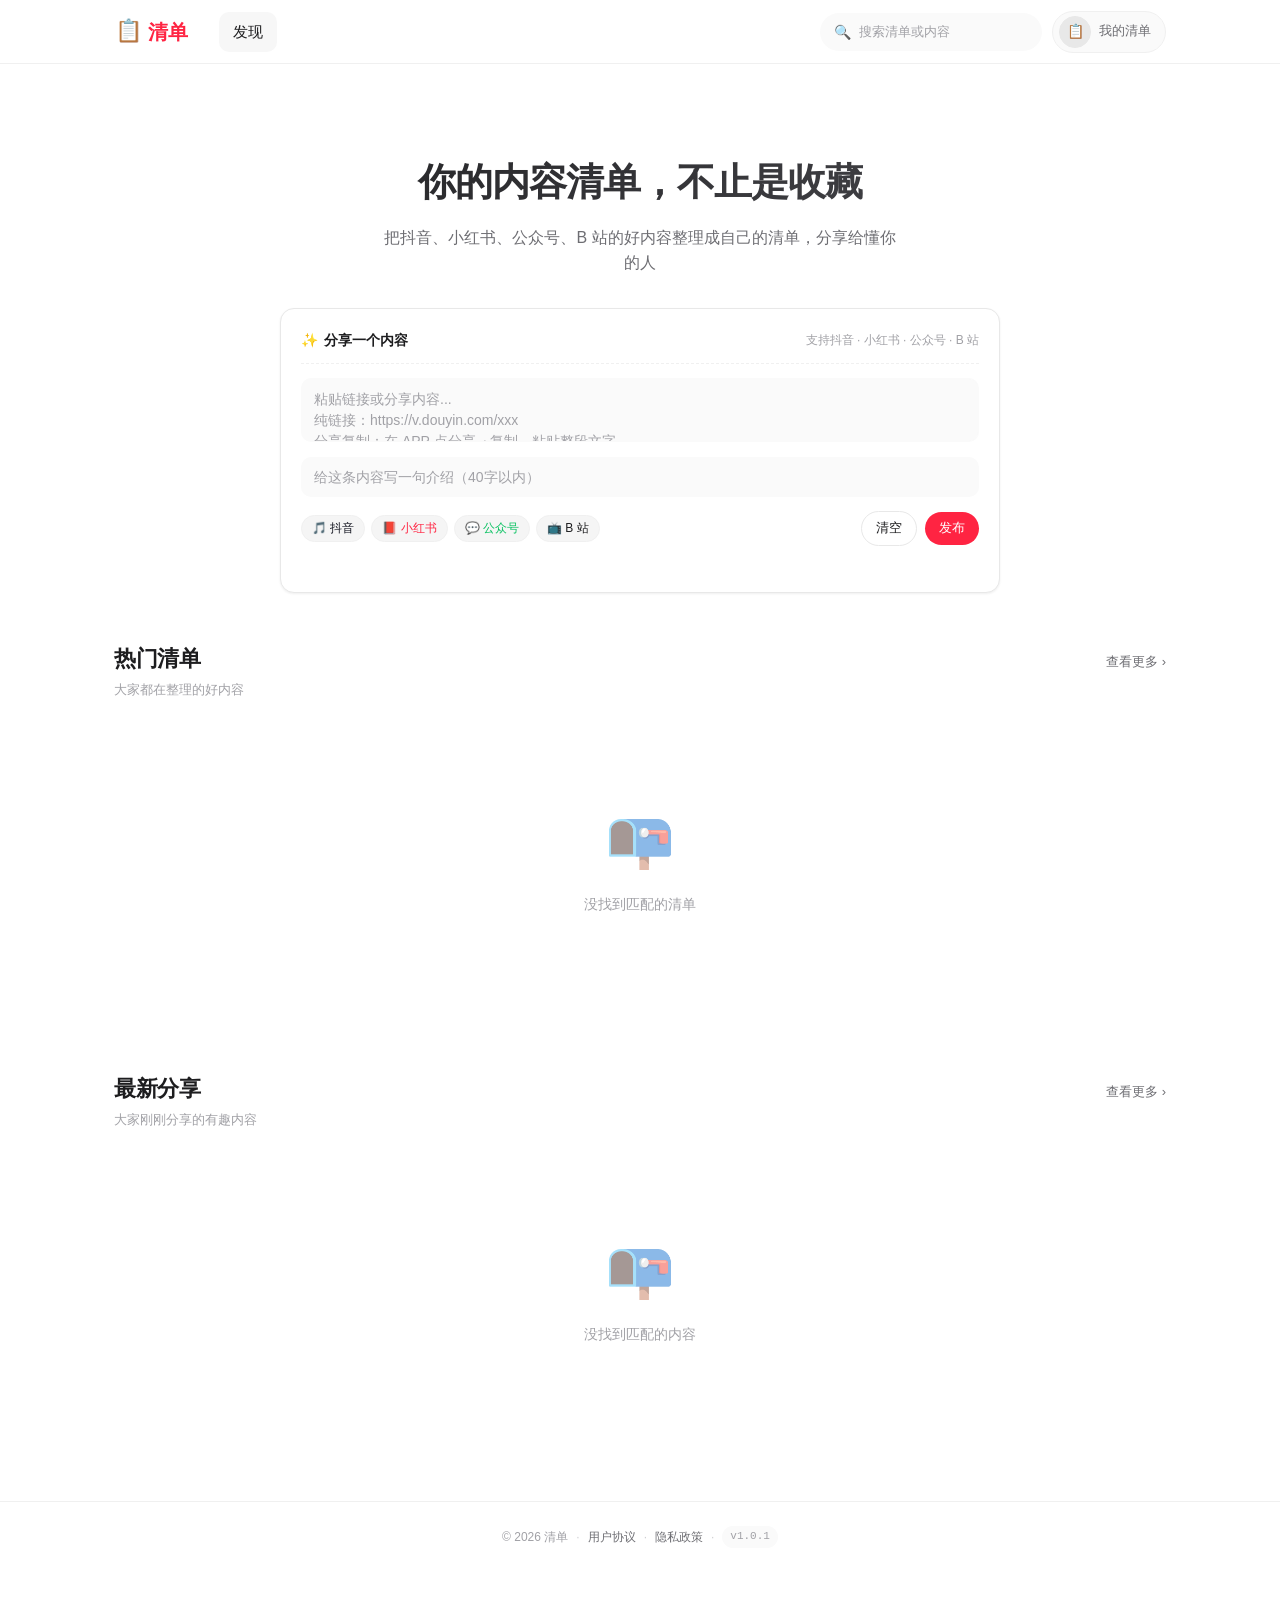
<file: index.html>
﻿<!DOCTYPE html>
<html lang="zh-CN">
<head>
  <meta charset="UTF-8">
  <meta name="viewport" content="width=device-width, initial-scale=1.0">
  <meta name="version" content="1.0.1">
<meta http-equiv="Cache-Control" content="no-cache, no-store, must-revalidate">
<meta http-equiv="Pragma" content="no-cache">
<meta http-equiv="Expires" content="0">
  <title>清单 · 发现优质内容清单</title>
  <meta name="description" content="清单是一个内容清单分享平台，把抖音、小红书、公众号、B站的好内容整理成清单，分享给懂你的人">
  <meta property="og:type" content="website">
  <meta property="og:title" content="清单 · 发现优质内容清单">
  <meta property="og:description" content="把抖音、小红书、公众号、B站的好内容整理成清单">
  <link rel="stylesheet" href="css/style.css">
</head>
<body>
  <div class="app">
    <!-- 导航栏由 JS 注入 -->
    <main class="main">
      <div class="container">

        <!-- Hero 区 -->
        <section class="hero">
          <h1 class="hero-title">你的内容清单，不止是收藏</h1>
          <p class="hero-subtitle">把抖音、小红书、公众号、B 站的好内容整理成自己的清单，分享给懂你的人</p>

          <!-- 中心输入框 -->
          <div class="hero-input">
            <div class="hero-input-header">
              <div class="hero-input-title">
                <span>✨</span>
                <span>分享一个内容</span>
              </div>
              <div class="hero-input-hint">支持抖音 · 小红书 · 公众号 · B 站</div>
            </div>
            <textarea
              id="hero-url"
              class="hero-input-field textarea"
              placeholder="粘贴链接或分享内容...&#10;纯链接：https://v.douyin.com/xxx&#10;分享复制：在 APP 点分享→复制，粘贴整段文字"
            ></textarea>
            <input
              id="hero-intro"
              class="hero-input-field input"
              placeholder="给这条内容写一句介绍（40字以内）"
              maxlength="40"
            >
            <div class="hero-input-footer">
              <div class="platform-tags">
                <span class="platform-tag douyin">🎵 抖音</span>
                <span class="platform-tag xiaohongshu">📕 小红书</span>
                <span class="platform-tag wechat">💬 公众号</span>
                <span class="platform-tag bilibili">📺 B 站</span>
              </div>
              <div class="hero-input-actions">
                <button id="hero-clear" class="btn btn-ghost btn-sm">清空</button>
                <button id="hero-publish" class="btn btn-primary btn-sm">发布</button>
              </div>
            </div>
            <div id="hero-hint" class="input-helper-text"></div>
          </div>
        </section>

        <!-- 推荐清单 -->
        <section class="section">
          <div class="section-header">
            <div>
              <h2 class="section-title" id="featured-title">热门清单</h2>
              <p class="section-subtitle" id="featured-sub">大家都在整理的好内容</p>
            </div>
            <a href="#" class="section-more">查看更多 ›</a>
          </div>
          <div id="featured-lists" class="card-grid"></div>
        </section>

        <!-- 最新分享 -->
        <section class="section">
          <div class="section-header">
            <div>
              <h2 class="section-title" id="latest-title">最新分享</h2>
              <p class="section-subtitle" id="latest-sub">大家刚刚分享的有趣内容</p>
            </div>
            <a href="#" class="section-more">查看更多 ›</a>
          </div>
          <div id="latest-items" class="card-grid-2col"></div>
        </section>

      </div>

      <footer class="app-footer">
        <div class="app-footer-inner">
          <span>© 2026 清单</span>
          <span class="app-footer-divider">·</span>
          <a href="legal/agreement.html" target="_blank">用户协议</a>
          <span class="app-footer-divider">·</span>
          <a href="legal/privacy.html" target="_blank">隐私政策</a>
          <span class="app-footer-divider">·</span>
          <span class="app-footer-version">v1.0.1</span>
        </div>
      </footer>
    </main>
  </div>

  <!-- 发布后弹出的"选择清单"弹层 -->
  <div id="publish-modal" class="modal-mask" hidden>
    <div class="modal-card modal-card--publish">
      <div class="modal-header">
        <h3>添加到一个清单</h3>
        <button class="modal-close" data-action="cancel" aria-label="关闭">✕</button>
      </div>
      <div class="modal-body">
        <p class="modal-hint">这个内容你想归到哪个清单？</p>

        <div id="publish-list-options" class="list-options">
          <!-- 动态填充 -->
        </div>

        <div class="new-list-section">
          <button id="new-list-toggle" class="new-list-toggle" type="button">
            <span class="new-list-toggle-icon">＋</span>
            <span>创建新清单</span>
          </button>
          <div id="new-list-form" class="new-list-form" hidden>
            <input id="new-list-title" class="form-input" type="text" placeholder="清单标题（必填，40字以内）" maxlength="40">
            <textarea id="new-list-desc" class="form-input form-textarea" placeholder="清单简介（选填，200字以内）" maxlength="200"></textarea>
            <label class="form-checkbox">
              <input id="new-list-anon" type="checkbox">
              <span>匿名发布</span>
            </label>
          </div>
        </div>
      </div>
      <div class="modal-footer">
        <button class="btn btn-ghost" data-action="cancel">取消</button>
        <button id="publish-confirm-btn" class="btn btn-primary" data-action="confirm">发布</button>
      </div>
    </div>
  </div>

  <script src="js/data.js"></script>
  <script src="js/main.js"></script>
  <script>
    // ==================== 首页逻辑 ====================

    // 渲染导航（顶部的入口已经够用，Hero 区域聚焦发布动作）
    renderNavbar('home');

    // 如果是从移动端 FAB 跳过来的（#publish），自动 focus 输入框
    if (location.hash === '#publish') {
      setTimeout(() => {
        const urlField = document.getElementById('hero-url');
        if (urlField) urlField.focus();
      }, 100);
    }

    // 渲染推荐清单
    function renderFeaturedLists(query = '') {
      const container = document.getElementById('featured-lists');
      let lists = [...getAllLists()].sort((a, b) => b.collectCount - a.collectCount);
      if (query) {
        const q = query.toLowerCase();
        lists = lists.filter(l =>
          l.title.toLowerCase().includes(q) ||
          (l.description || '').toLowerCase().includes(q)
        );
      }
      if (lists.length === 0) {
        container.innerHTML = '<div class="empty-state"><div class="empty-state-icon">📭</div><div class="empty-state-text">没找到匹配的清单</div></div>';
        return;
      }
      container.innerHTML = lists.map(renderListCard).join('');
    }

    // 渲染最新分享
    function renderLatestItems(query = '') {
      const container = document.getElementById('latest-items');
      let items = [...getAllItems()].sort((a, b) => new Date(b.createTime) - new Date(a.createTime));
      if (query) {
        const q = query.toLowerCase();
        items = items.filter(i => (i.intro || '').toLowerCase().includes(q));
      }
      if (items.length === 0) {
        container.innerHTML = '<div class="empty-state"><div class="empty-state-icon">📭</div><div class="empty-state-text">没找到匹配的内容</div></div>';
        return;
      }
      container.innerHTML = items.map(renderItemCard).join('');
    }

    // 初次渲染
    let initialQuery = '';
    const urlSearch = getQueryParam('search');
    if (urlSearch) {
      initialQuery = urlSearch;
      const si = document.getElementById('search-input');
      if (si) si.value = urlSearch;

      // 搜索模式：隐藏 hero（发布模块）+ 改两个 section 标题
      const hero = document.querySelector('.hero');
      if (hero) hero.style.display = 'none';
      const featuredTitle = document.getElementById('featured-title');
      const featuredSub = document.getElementById('featured-sub');
      const latestTitle = document.getElementById('latest-title');
      const latestSub = document.getElementById('latest-sub');
      if (featuredTitle) featuredTitle.textContent = '相关清单';
      if (featuredSub) featuredSub.textContent = `匹配"${initialQuery}"的清单`;
      if (latestTitle) latestTitle.textContent = '相关内容';
      if (latestSub) latestSub.textContent = `匹配"${initialQuery}"的内容`;
    }
    renderFeaturedLists(initialQuery);
    renderLatestItems(initialQuery);

    // ==================== 搜索 ====================
    const searchInput = document.getElementById('search-input');
    if (searchInput) {
      let searchTimer = null;
      searchInput.addEventListener('input', (e) => {
        const q = e.target.value.trim();
        clearTimeout(searchTimer);
        searchTimer = setTimeout(() => {
          // 同步更新 URL（不刷新页面），刷新 / 分享链接能保留搜索状态
          const url = new URL(window.location.href);
          if (q) {
            url.searchParams.set('search', q);
          } else {
            url.searchParams.delete('search');
          }
          history.replaceState({}, '', url);
          renderFeaturedLists(q);
          renderLatestItems(q);
        }, 200);
      });
    }

    // ==================== Hero 输入框 - 发布 ====================
    const urlField = document.getElementById('hero-url');
    const introField = document.getElementById('hero-intro');
    const hint = document.getElementById('hero-hint');
    const publishBtn = document.getElementById('hero-publish');
    const clearBtn = document.getElementById('hero-clear');

    // 实时校验提示
    function updateHint() {
      const url = urlField.value.trim();
      const intro = introField.value.trim();
      if (!url && !intro) {
        hint.textContent = '';
        hint.className = 'input-helper-text';
        return;
      }
      if (url) {
        const r = validateUrl(url);
        if (!r.valid) {
          hint.textContent = '⚠ ' + r.error;
          hint.className = 'input-helper-text error';
          return;
        }
      }
      if (intro && intro.length > 40) {
        hint.textContent = '⚠ 介绍不能超过 40 字';
        hint.className = 'input-helper-text error';
        return;
      }
      // OK
      if (url) {
        const r = validateUrl(url);
        if (r.valid) {
          const platform = getPlatformInfo(r.platform);
          const isFromText = r.url && r.url !== url;
          hint.textContent = `✓ 已识别为 ${platform.shortName} 链接${isFromText ? '（已从分享内容中提取）' : ''}${intro ? '，可以发布了' : '，请补充介绍'}`;
          hint.className = 'input-helper-text success';
        }
      } else {
        hint.textContent = '请粘贴链接或分享内容';
        hint.className = 'input-helper-text';
      }
    }
    urlField.addEventListener('input', updateHint);
    introField.addEventListener('input', updateHint);

    clearBtn.addEventListener('click', () => {
      urlField.value = '';
      introField.value = '';
      updateHint();
      urlField.focus();
    });

    publishBtn.addEventListener('click', () => {
      if (!requireLogin('index.html')) return;
      const url = urlField.value.trim();
      const intro = introField.value.trim();
      if (!url) { showToast('请粘贴链接', 'error'); urlField.focus(); return; }
      const r = validateUrl(url);
      if (!r.valid) { showToast(r.error, 'error'); return; }
      if (!intro) { showToast('请填写介绍', 'error'); introField.focus(); return; }
      if (intro.length > 40) { showToast('介绍不能超过 40 字', 'error'); return; }
      // 敏感词校验
      const sens = validateBeforePublish(intro);
      if (!sens.ok) { showToast(sens.error, 'error'); return; }
      // 校验通过 → 打开"加入清单"弹层（r.url 是提取/校验后的纯 URL）
      openPublishModal({ url: r.url, intro, platform: r.platform });
    });

    // ==================== 发布弹层 ====================
    const publishModal = document.getElementById('publish-modal');
    const publishListOptions = document.getElementById('publish-list-options');
    const newListToggle = document.getElementById('new-list-toggle');
    const newListForm = document.getElementById('new-list-form');
    const newListTitle = document.getElementById('new-list-title');
    const newListDesc = document.getElementById('new-list-desc');
    const newListAnon = document.getElementById('new-list-anon');
    const publishConfirmBtn = document.getElementById('publish-confirm-btn');
    let pendingPayload = null;   // 待发布的 {url, intro, platform}
    let newListExpanded = false; // 新建清单表单是否展开

    function openPublishModal(payload) {
      pendingPayload = payload;
      newListExpanded = false;
      newListForm.hidden = true;
      newListTitle.value = '';
      newListDesc.value = '';
      newListAnon.checked = false;
      renderPublishListOptions();
      publishModal.hidden = false;
    }

    function closePublishModal() {
      publishModal.hidden = true;
      pendingPayload = null;
    }

    function renderPublishListOptions() {
      const myLists = getCurrentUserLists();
      const opts = [];

      // 默认选项：先存着
      opts.push(`
        <label class="list-option">
          <input type="radio" name="list-select" value="__none__" checked>
          <div class="list-option-body">
            <div class="list-option-cover list-option-cover--default">📌</div>
            <div class="list-option-text">
              <div class="list-option-title">先存着</div>
              <div class="list-option-sub">暂不加入任何清单</div>
            </div>
          </div>
        </label>
      `);

      // 用户已有清单
      myLists.forEach(l => {
        opts.push(`
          <label class="list-option">
            <input type="radio" name="list-select" value="${escapeHtml(l.id)}">
            <div class="list-option-body">
              <div class="list-option-cover" style="background:${l.coverColor}">${l.coverEmoji}</div>
              <div class="list-option-text">
                <div class="list-option-title">${escapeHtml(l.title)}</div>
                <div class="list-option-sub">${l.itemIds.length} 条内容${l.anonymous ? ' · 匿名' : ''}</div>
              </div>
            </div>
          </label>
        `);
      });

      publishListOptions.innerHTML = opts.join('');
    }

    // 弹层：切换"创建新清单"展开
    newListToggle.addEventListener('click', () => {
      newListExpanded = !newListExpanded;
      newListForm.hidden = !newListExpanded;
      // 同步 radio：展开时取消"先存着"（用户意图是建新清单），
      //            关闭时恢复"先存着"（回到默认状态）
      const noneRadio = publishModal.querySelector('input[value="__none__"]');
      if (noneRadio) noneRadio.checked = !newListExpanded;
      if (newListExpanded) {
        newListTitle.focus();
      }
    });

    // 弹层：mask 点击关闭
    publishModal.addEventListener('click', (e) => {
      if (e.target === publishModal) closePublishModal();
    });

    // 弹层：取消 / 确认按钮
    publishModal.addEventListener('click', (e) => {
      const action = e.target.closest('[data-action]')?.dataset.action;
      if (action === 'cancel') closePublishModal();
      if (action === 'confirm') confirmPublish();
    });

    function confirmPublish() {
      if (!pendingPayload) return;
      const selected = publishModal.querySelector('input[name="list-select"]:checked');
      const selectedValue = selected ? selected.value : '__none__';

      // 0. 敏感词校验（发布前）
      const sens = validateBeforePublish(pendingPayload.intro);
      if (!sens.ok) {
        showToast(`内容含敏感词：${sens.words.join('、')}`, 'error');
        return;
      }

      // 1. 始终先发布 item
      const newItem = publishUserItem({
        url: pendingPayload.url,
        intro: pendingPayload.intro,
        platform: pendingPayload.platform
      });
      if (!newItem) { showToast('发布失败', 'error'); return; }

      // 2. 如果选了某个清单（不是"先存着"），就加入
      let targetList = null;
      if (newListExpanded) {
        // 创建新清单
        const title = newListTitle.value.trim();
        if (!title) {
          showToast('请输入清单标题', 'error');
          newListTitle.focus();
          return;
        }
        const created = createUserList({
          title,
          description: newListDesc.value.trim(),
          anonymous: newListAnon.checked
        });
        if (created) {
          addItemToUserList(newItem.id, created.id);
          targetList = created;
        }
      } else if (selectedValue !== '__none__') {
        // 加入已有清单
        const ok = addItemToUserList(newItem.id, selectedValue);
        if (ok) {
          targetList = getListById(selectedValue);
        }
      }

      // 3. 关闭弹层、清空输入
      closePublishModal();
      urlField.value = '';
      introField.value = '';
      updateHint();

      // 4. 反馈
      if (targetList) {
        showToast(`✓ 已发布并加入「${targetList.title}」`, 'success');
      } else {
        const platform = getPlatformInfo(pendingPayload.platform);
        showToast(`✓ 已发布到 ${platform.shortName}`, 'success');
      }

      // 5. 刷新首页信息流（让新内容立刻出现）
      renderFeaturedLists(document.getElementById('search-input')?.value || '');
      renderLatestItems(document.getElementById('search-input')?.value || '');
    }
  </script>
</body>
</html>
</file>
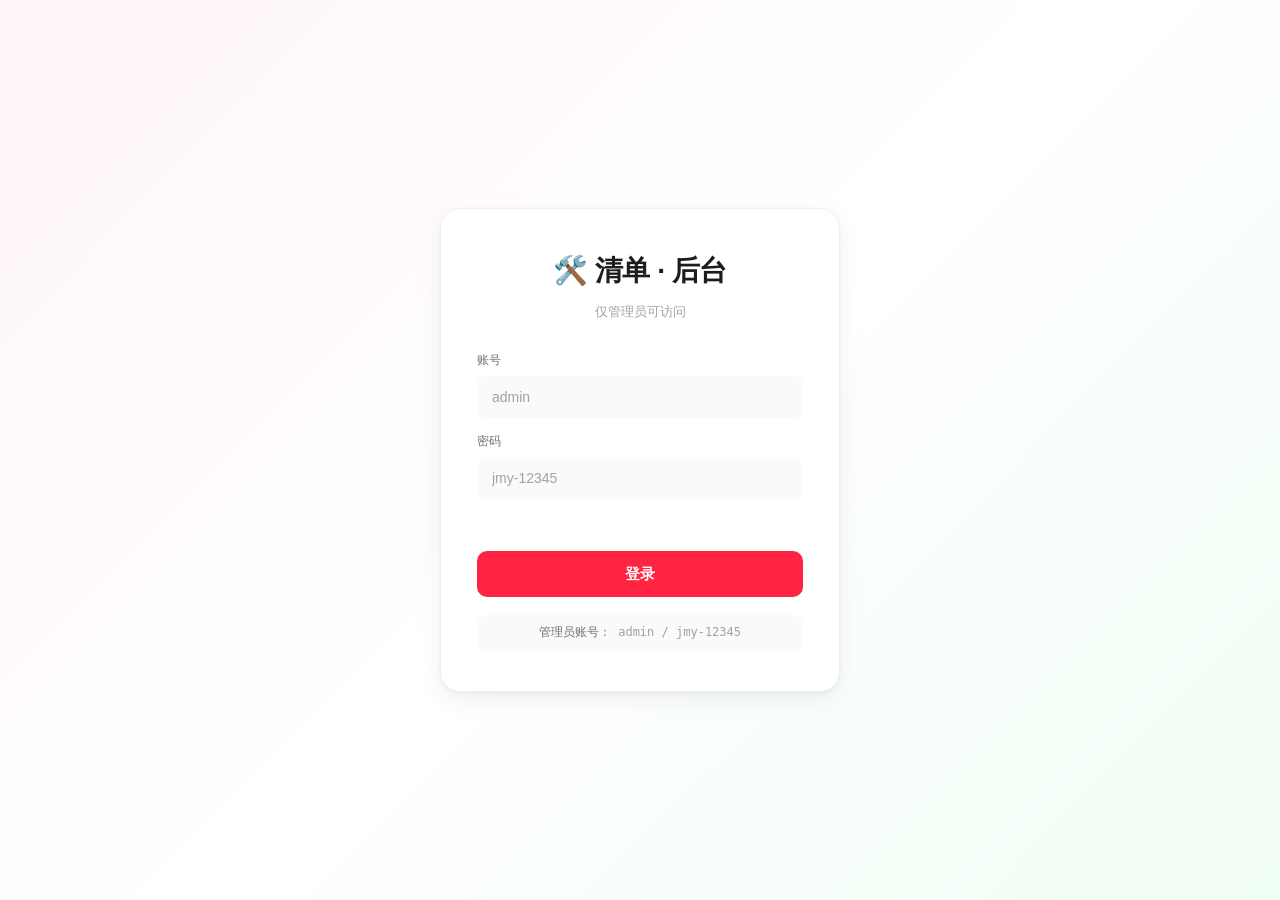
<file: admin.html>
﻿<!DOCTYPE html>
<html lang="zh-CN">
<head>
  <meta charset="UTF-8">
  <meta name="viewport" content="width=device-width, initial-scale=1.0">
  <meta name="version" content="1.0.1">
<meta http-equiv="Cache-Control" content="no-cache, no-store, must-revalidate">
<meta http-equiv="Pragma" content="no-cache">
<meta http-equiv="Expires" content="0">
  <title>后台 · 清单</title>
  <link rel="stylesheet" href="css/style.css">
  <link rel="stylesheet" href="css/admin.css">
</head>
<body>

  <!-- 登录视图 -->
  <div id="login-view" class="auth-page">
    <div class="auth-card" style="max-width:400px">
      <div class="auth-logo" style="color:var(--text-primary)">
        <span style="font-size:28px">🛠️</span> 清单 · 后台
      </div>
      <p class="auth-tagline">仅管理员可访问</p>
      <form id="login-form" class="auth-form">
        <div class="form-field">
          <label class="form-label">账号</label>
          <input id="login-username" class="form-input" type="text" placeholder="admin" autocomplete="username">
        </div>
        <div class="form-field">
          <label class="form-label">密码</label>
          <input id="login-password" class="form-input" type="password" placeholder="jmy-12345" autocomplete="current-password">
        </div>
        <div id="login-error" class="auth-error"></div>
        <button type="submit" class="form-submit">登录</button>
      </form>
      <div class="admin-login-hint">
        <strong>管理员账号：</strong> admin / jmy-12345
      </div>
    </div>
  </div>

  <!-- 后台主界面（登录后显示） -->
  <div id="admin-view" class="admin-shell" hidden>

    <!-- 顶栏 -->
    <header class="admin-topbar">
      <div class="admin-topbar-inner">
        <div class="admin-brand">
          <span style="font-size:18px">🛠️</span>
          <span>清单 · 后台</span>
        </div>
        <div class="admin-topbar-user">
          <span class="admin-user-chip">👤 admin</span>
          <a href="index.html" class="btn btn-ghost btn-sm">← 返回前台</a>
          <button id="logout-btn" class="btn btn-ghost btn-sm">退出</button>
        </div>
      </div>
    </header>

    <div class="admin-layout">
      <!-- 侧边栏 -->
      <aside class="admin-sidebar">
        <button class="admin-tab active" data-tab="dashboard">
          <span class="admin-tab-icon">📊</span>
          <span>数据看板</span>
        </button>
        <button class="admin-tab" data-tab="reports">
          <span class="admin-tab-icon">🚨</span>
          <span>举报审核</span>
          <span id="report-badge" class="admin-tab-badge" hidden>0</span>
        </button>
        <button class="admin-tab" data-tab="lists">
          <span class="admin-tab-icon">📋</span>
          <span>清单管理</span>
        </button>
        <button class="admin-tab" data-tab="items">
          <span class="admin-tab-icon">🔗</span>
          <span>内容管理</span>
        </button>
        <button class="admin-tab" data-tab="users">
          <span class="admin-tab-icon">👥</span>
          <span>用户管理</span>
        </button>
        <button class="admin-tab" data-tab="logs">
          <span class="admin-tab-icon">📜</span>
          <span>操作日志</span>
        </button>
      </aside>

      <!-- 内容区 -->
      <main class="admin-content">
        <div id="tab-dashboard" class="admin-tab-panel"></div>
        <div id="tab-reports" class="admin-tab-panel" hidden></div>
        <div id="tab-lists" class="admin-tab-panel" hidden></div>
        <div id="tab-items" class="admin-tab-panel" hidden></div>
        <div id="tab-users" class="admin-tab-panel" hidden></div>
        <div id="tab-logs" class="admin-tab-panel" hidden></div>

        <footer class="app-footer">
          <div class="app-footer-inner">
            <span>© 2026 清单 · 管理后台</span>
            <span class="app-footer-divider">·</span>
            <a href="legal/agreement.html" target="_blank">用户协议</a>
            <span class="app-footer-divider">·</span>
            <a href="legal/privacy.html" target="_blank">隐私政策</a>
            <span class="app-footer-divider">·</span>
            <span class="app-footer-version">v1.0.1</span>
          </div>
        </footer>
      </main>
    </div>
  </div>

  <script src="js/data.js"></script>
  <script src="js/admin.js"></script>
</body>
</html>
</file>
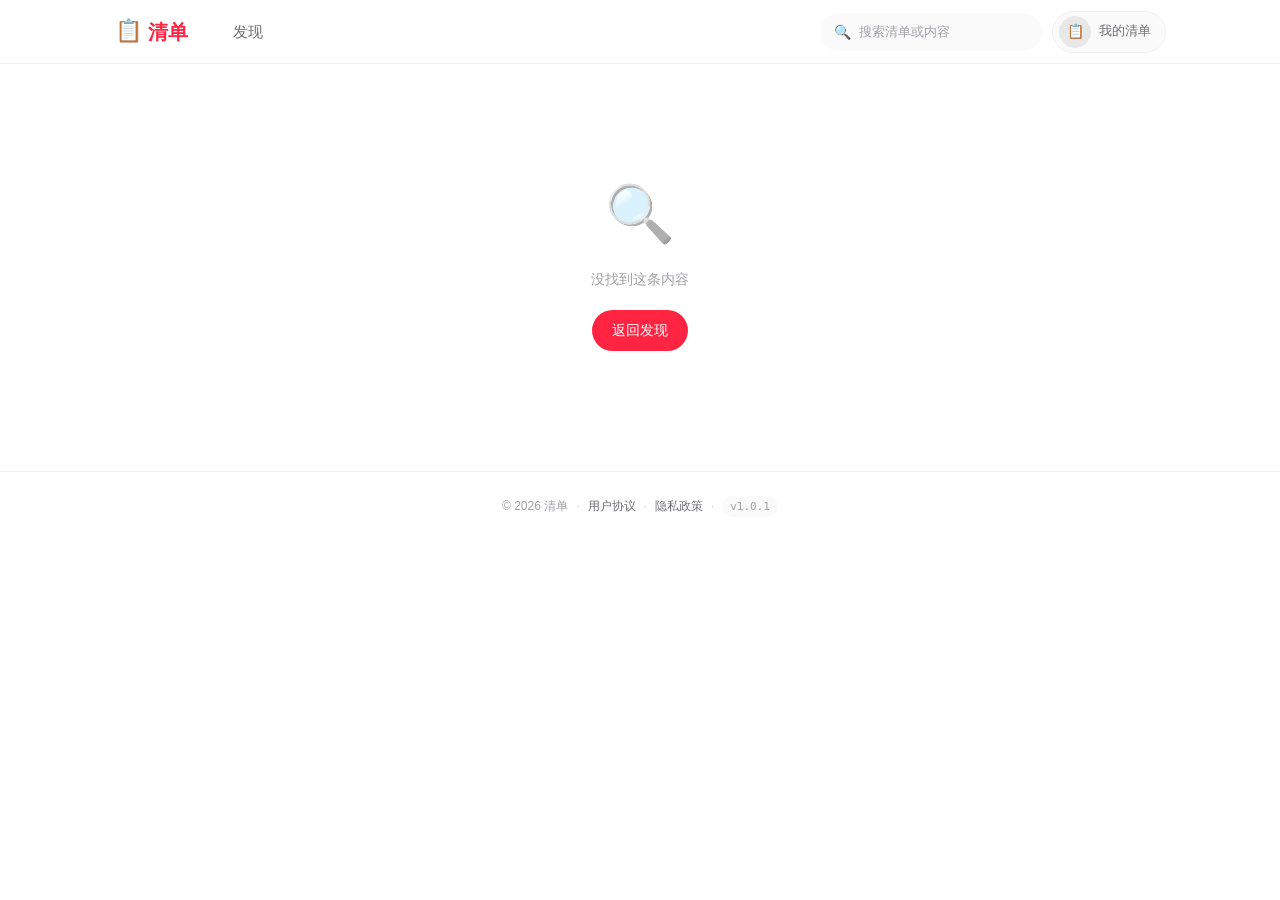
<file: item.html>
﻿<!DOCTYPE html>
<html lang="zh-CN">
<head>
  <meta charset="UTF-8">
  <meta name="viewport" content="width=device-width, initial-scale=1.0">
  <meta name="version" content="1.0.1">
<meta http-equiv="Cache-Control" content="no-cache, no-store, must-revalidate">
<meta http-equiv="Pragma" content="no-cache">
<meta http-equiv="Expires" content="0">
  <title>内容详情 · 清单</title>
  <meta name="description" content="一个内容清单分享平台">
  <meta property="og:type" content="article">
  <meta property="og:title" content="内容详情">
  <link rel="stylesheet" href="css/style.css">
</head>
<body>
  <div class="app">
    <main class="main">
      <div class="container">

        <div id="item-content">
          <!-- 内容由 JS 注入 -->
        </div>

      </div>

      <footer class="app-footer">
        <div class="app-footer-inner">
          <span>© 2026 清单</span>
          <span class="app-footer-divider">·</span>
          <a href="legal/agreement.html" target="_blank">用户协议</a>
          <span class="app-footer-divider">·</span>
          <a href="legal/privacy.html" target="_blank">隐私政策</a>
          <span class="app-footer-divider">·</span>
          <span class="app-footer-version">v1.0.1</span>
        </div>
      </footer>
    </main>
  </div>

  <!-- 举报弹层 -->
  <div id="report-modal" class="modal-mask" hidden>
    <div class="modal-card modal-card--publish">
      <div class="modal-header">
        <h3>举报这条内容</h3>
        <button class="modal-close" data-report-action="cancel" aria-label="关闭">✕</button>
      </div>
      <div class="modal-body">
        <p class="modal-hint">请选择举报原因</p>
        <div id="report-reasons" class="list-options"></div>
        <textarea
          id="report-desc"
          class="form-input form-textarea"
          placeholder="补充说明（选填，200字以内）"
          maxlength="200"
          style="margin-top:12px"
        ></textarea>
      </div>
      <div class="modal-footer">
        <button class="btn btn-ghost" data-report-action="cancel">取消</button>
        <button class="btn btn-primary" data-report-action="submit">提交举报</button>
      </div>
    </div>
  </div>

  <script src="js/data.js"></script>
  <script src="js/main.js"></script>
  <script>
    renderNavbar();

    const itemId = getQueryParam('id');
    const item = itemId ? getItemById(itemId) : null;

    if (!item) {
      document.getElementById('item-content').innerHTML = `
        <div class="empty-state">
          <div class="empty-state-icon">🔍</div>
          <div class="empty-state-text">没找到这条内容</div>
          <a href="index.html" class="btn btn-primary">返回发现</a>
        </div>
      `;
    } else {
      renderItemDetail(item);
    }

    function renderItemDetail(item) {
      const platform = getPlatformInfo(item.platform);
      const creator = getUserById(item.creatorId);
      const liked = isLiked(item.id);
      const likeCount = item.likeCount + (liked ? 1 : 0);

      // SEO: 动态设置
      const seoTitle = (item.intro || '内容详情') + ' · 清单';
      const seoDesc = `${item.intro || '内容详情'} - 来自${platform.shortName} - 清单`;
      document.title = seoTitle;
      setItemMeta('description', seoDesc);
      setItemMeta('og:title', item.intro || '内容详情');
      setItemMeta('og:description', seoDesc);

      // 找到包含此 item 的清单（用于返回）
      const containingLists = getAllLists().filter(l => l.itemIds.includes(item.id));

      const html = `
        <a href="javascript:history.back()" style="color:var(--text-tertiary);font-size:13px;display:inline-block;margin-bottom:16px">‹ 返回</a>

        <!-- 极简内容页：只做"链接跳板" -->
        <div class="item-detail-card item-detail-card--minimal">
          <div class="item-detail-platform-row">
            <div class="item-detail-platform-icon ${item.platform}">${platform.icon}</div>
            <span class="item-detail-platform-name ${item.platform}">${platform.name}</span>
          </div>

          <div class="item-detail-intro">${escapeHtml(item.intro)}</div>

          <a href="${escapeHtml(item.url)}" target="_blank" rel="noopener" class="item-detail-link">
            <span class="item-detail-link-url">${escapeHtml(item.url)}</span>
            <span class="item-detail-link-arrow">↗ 打开${escapeHtml(platform.shortName)}</span>
          </a>

          <div class="item-detail-meta item-detail-meta--minimal">
            <div class="item-detail-creator">
              <div class="user-avatar" style="background:${creator.avatarColor}">${creator.avatar}</div>
              <div class="item-detail-creator-info">
                <span class="item-detail-creator-name">${escapeHtml(creator.name)}</span>
                <span class="item-detail-creator-time">${formatTime(item.createTime)}</span>
              </div>
            </div>
          </div>
        </div>

        <!-- 收录于以下清单（引导回主场景） -->
        ${containingLists.length > 0 ? `
          <div style="margin-bottom:24px">
            <div style="font-size:14px;color:var(--text-tertiary);margin-bottom:12px">收录于以下清单 · 完整互动请到清单页</div>
            <div class="card-grid">
              ${containingLists.map(l => renderListCard(l, { showEdit: false })).join('')}
            </div>
          </div>
        ` : ''}
      `;

      document.getElementById('item-content').innerHTML = html;
      // 极简版无按钮事件绑定（点赞/举报在清单页 drawer 里）
    }

    // ==================== 举报弹层 ====================
    const reportModal = document.getElementById('report-modal');
    const reportReasonsEl = document.getElementById('report-reasons');
    const reportDescEl = document.getElementById('report-desc');
    let pendingReport = null;

    const REPORT_REASONS = [
      { value: 'spam', label: '垃圾广告', emoji: '📢' },
      { value: 'porn', label: '色情低俗', emoji: '🔞' },
      { value: 'fraud', label: '欺诈诱导', emoji: '⚠️' },
      { value: 'infringement', label: '侵权搬运', emoji: '©️' },
      { value: 'other', label: '其他原因', emoji: '💬' }
    ];

    function openReportModal(type, targetId) {
      pendingReport = { type, targetId };
      reportReasonsEl.innerHTML = REPORT_REASONS.map((r, i) => `
        <label class="list-option">
          <input type="radio" name="report-reason" value="${r.value}" ${i === 0 ? 'checked' : ''}>
          <div class="list-option-body">
            <div class="list-option-cover list-option-cover--default">${r.emoji}</div>
            <div class="list-option-text">
              <div class="list-option-title">${r.label}</div>
            </div>
          </div>
        </label>
      `).join('');
      reportDescEl.value = '';
      reportModal.hidden = false;
    }

    function closeReportModal() {
      reportModal.hidden = true;
      pendingReport = null;
    }

    function submitReport() {
      if (!pendingReport) return;
      const reason = reportModal.querySelector('input[name="report-reason"]:checked')?.value;
      if (!reason) { showToast('请选择举报原因', 'error'); return; }
      const user = getCurrentUser();
      addReport({
        type: pendingReport.type,
        targetId: pendingReport.targetId,
        reason,
        description: reportDescEl.value.trim(),
        reporterId: user.id
      });
      closeReportModal();
      showToast('✓ 已提交，管理员会尽快处理', 'success');
    }

    // 绑定弹层事件
    reportModal.addEventListener('click', (e) => {
      if (e.target === reportModal) closeReportModal();
      const action = e.target.closest('[data-report-action]')?.dataset.reportAction;
      if (action === 'cancel') closeReportModal();
      if (action === 'submit') submitReport();
    });

    // SEO: 动态设置 meta 标签（支持 name 和 property 两种）
    function setItemMeta(key, content) {
      const isProperty = key.startsWith('og:') || key.startsWith('twitter:');
      const selector = isProperty
        ? `meta[property="${key}"]`
        : `meta[name="${key}"]`;
      let el = document.querySelector(selector);
      if (!el) {
        el = document.createElement('meta');
        if (isProperty) el.setAttribute('property', key);
        else el.setAttribute('name', key);
        document.head.appendChild(el);
      }
      el.setAttribute('content', content);
    }
  </script>
</body>
</html>
</file>
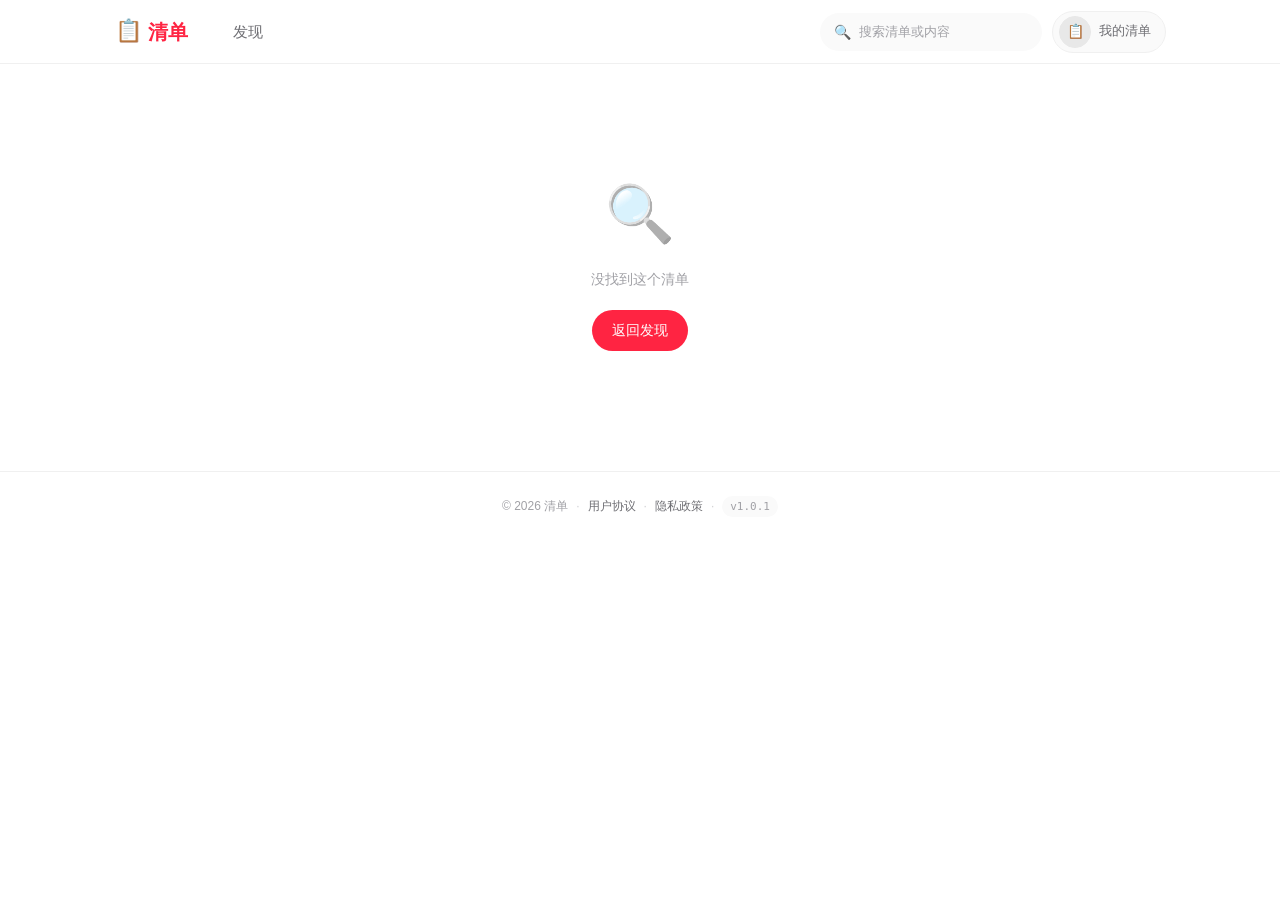
<file: list.html>
﻿<!DOCTYPE html>
<html lang="zh-CN">
<head>
  <meta charset="UTF-8">
  <meta name="viewport" content="width=device-width, initial-scale=1.0">
  <meta name="version" content="1.0.1">
<meta http-equiv="Cache-Control" content="no-cache, no-store, must-revalidate">
<meta http-equiv="Pragma" content="no-cache">
<meta http-equiv="Expires" content="0">
  <title>清单详情 · 清单</title>
  <meta name="description" content="一个内容清单分享平台">
  <meta property="og:type" content="article">
  <meta property="og:title" content="清单详情">
  <meta property="og:description" content="一个内容清单分享平台">
  <link rel="stylesheet" href="css/style.css">
</head>
<body>
  <div class="app">
    <main class="main">
      <div class="container">

        <div id="list-content">
          <!-- 内容由 JS 注入 -->
        </div>

      </div>

      <footer class="app-footer">
        <div class="app-footer-inner">
          <span>© 2026 清单</span>
          <span class="app-footer-divider">·</span>
          <a href="legal/agreement.html" target="_blank">用户协议</a>
          <span class="app-footer-divider">·</span>
          <a href="legal/privacy.html" target="_blank">隐私政策</a>
          <span class="app-footer-divider">·</span>
          <span class="app-footer-version">v1.0.1</span>
        </div>
      </footer>
    </main>
  </div>

  <!-- 举报弹层 -->
  <div id="report-modal" class="modal-mask" hidden>
    <div class="modal-card modal-card--publish">
      <div class="modal-header">
        <h3>举报这个清单</h3>
        <button class="modal-close" data-report-action="cancel" aria-label="关闭">✕</button>
      </div>
      <div class="modal-body">
        <p class="modal-hint">请选择举报原因</p>
        <div id="report-reasons" class="list-options"></div>
        <textarea
          id="report-desc"
          class="form-input form-textarea"
          placeholder="补充说明（选填，200字以内）"
          maxlength="200"
          style="margin-top:12px"
        ></textarea>
      </div>
      <div class="modal-footer">
        <button class="btn btn-ghost" data-report-action="cancel">取消</button>
        <button class="btn btn-primary" data-report-action="submit">提交举报</button>
      </div>
    </div>
  </div>

  <script src="js/data.js"></script>
  <script src="js/main.js"></script>
  <script>
    renderNavbar();

    const listId = getQueryParam('id');
    const list = listId ? getListById(listId) : null;

    if (!list) {
      document.getElementById('list-content').innerHTML = `
        <div class="empty-state">
          <div class="empty-state-icon">🔍</div>
          <div class="empty-state-text">没找到这个清单</div>
          <a href="index.html" class="btn btn-primary">返回发现</a>
        </div>
      `;
    } else {
      renderListDetail(list);
    }

    function renderListDetail(list) {
      const creator = list.anonymous ? null : getUserById(list.creatorId);
      const items = list.itemIds.map(id => getItemById(id)).filter(Boolean);
      const favorited = isFavorite(list.id);

      // SEO: 动态设置 <title> 和 meta description
      const seoTitle = list.title ? `${list.title} · 清单` : '清单详情 · 清单';
      const seoDesc = list.description || `${list.title || '清单'} - ${items.length} 条精选内容 - 清单`;
      document.title = seoTitle;
      setMeta('description', seoDesc);
      setMeta('og:title', list.title || '清单详情');
      setMeta('og:description', seoDesc);

      // 收藏数 = 基础数 + 本地是否收藏
      const collectCount = list.collectCount + (favorited ? 1 : 0);

      // 当前用户是否为创建者
      const me = getCurrentUser();
      const isOwner = me && list.creatorId === me.id;

      const creatorHtml = list.anonymous
        ? `<div class="list-detail-creator"><div class="user-avatar" style="background:#555">匿</div><span>匿名用户</span></div>`
        : `<div class="list-detail-creator">
             <div class="user-avatar" style="background:${creator.avatarColor}">${creator.avatar}</div>
             <span>${escapeHtml(creator.name)}</span>
           </div>`;

      const html = `
        <a href="index.html" style="color:var(--text-tertiary);font-size:13px;display:inline-block;margin-bottom:16px">‹ 返回发现</a>

        <!-- 清单头部 -->
        <div class="list-detail-header">
          <div class="list-detail-cover" style="color:${list.coverColor}">
            <span class="list-detail-cover-emoji">${list.coverEmoji}</span>
          </div>
          <div class="list-detail-info">
            <span class="list-detail-tag">内容清单</span>
            <h1 class="list-detail-title">${escapeHtml(list.title)}</h1>
            <p class="list-detail-desc">${escapeHtml(list.description || '')}</p>
            <div class="list-detail-meta">
              ${creatorHtml}
              <span>·</span>
              <span>${list.createTime}</span>
              <span>·</span>
              <span>${items.length} 条内容</span>
            </div>
            <div class="list-detail-actions">
              <button id="favorite-btn" class="btn ${favorited ? 'btn-primary' : 'btn-ghost'}">
                <span>${favorited ? '★' : '☆'}</span>
                <span>${favorited ? '已收藏' : '收藏清单'}</span>
                <span>(${formatCount(collectCount)})</span>
              </button>
              <button class="btn btn-ghost" id="share-btn">分享清单</button>
              ${isOwner ? `<button class="btn btn-ghost" id="list-edit-btn">✏️ 编辑清单</button>` : ''}
              <button class="btn btn-ghost" id="report-btn">⚠️ 举报</button>
            </div>
          </div>
        </div>

        <!-- 清单内容列表 -->
        <div class="list-detail-items">
          <div class="section-title" style="font-size:18px;margin-bottom:16px">
            全部内容
            <span style="font-size:13px;color:var(--text-tertiary);font-weight:normal;margin-left:8px">
              点击进入查看详情
            </span>
          </div>
          ${items.map((item, i) => renderListItemRow(item, i, list.id)).join('')}
        </div>
      `;

      document.getElementById('list-content').innerHTML = html;

      // 绑定收藏按钮
      document.getElementById('favorite-btn').addEventListener('click', () => {
        if (!requireLogin(`list.html?id=${list.id}`)) return;
        const nowFav = toggleFavorite(list.id);
        showToast(nowFav ? '已收藏' : '已取消收藏', 'success');
        // 重新渲染
        setTimeout(() => renderListDetail(list), 200);
      });

      // 分享
      document.getElementById('share-btn').addEventListener('click', async () => {
        const url = window.location.href;
        try {
          await navigator.clipboard.writeText(url);
          showToast('链接已复制到剪贴板', 'success');
        } catch (e) {
          showToast('复制失败，请手动复制地址栏', 'error');
        }
      });

      // 举报
      document.getElementById('report-btn').addEventListener('click', () => {
        if (!requireLogin(`list.html?id=${list.id}`)) return;
        openReportModal('list', list.id);
      });

      // 创建者"编辑"按钮
      const editBtn = document.getElementById('list-edit-btn');
      if (editBtn && isOwner) {
        editBtn.addEventListener('click', () => {
          // 复用 me.html 的弹层（通过跳转或共用组件）
          // 简化：打开一个轻量编辑弹层
          openListEditModal(list);
        });
      }
    }

    // ==================== 清单编辑弹层（list.html 轻量版）====================
    function openListEditModal(list) {
      const title = prompt('修改清单标题', list.title);
      if (title === null) return; // 取消
      const description = prompt('修改清单简介（取消则保留旧值）', list.description || '');
      if (description === null) return; // 取消
      const result = editUserList(list.id, {
        title: title.trim(),
        description: description.trim()
      });
      if (!result.ok) { showToast(result.error, 'error'); return; }
      showToast('✓ 已保存', 'success');
      // 重新渲染（用最新的 list）
      renderListDetail(result.list);
    }

    // SEO: 动态设置 meta 标签（支持 name 和 property 两种）
    function setMeta(key, content) {
      const isProperty = key.startsWith('og:') || key.startsWith('twitter:');
      const selector = isProperty
        ? `meta[property="${key}"]`
        : `meta[name="${key}"]`;
      let el = document.querySelector(selector);
      if (!el) {
        el = document.createElement('meta');
        if (isProperty) el.setAttribute('property', key);
        else el.setAttribute('name', key);
        document.head.appendChild(el);
      }
      el.setAttribute('content', content);
    }

    // ==================== 举报弹层 ====================
    const reportModal = document.getElementById('report-modal');
    const reportReasonsEl = document.getElementById('report-reasons');
    const reportDescEl = document.getElementById('report-desc');
    let pendingReport = null;

    const REPORT_REASONS = [
      { value: 'spam', label: '垃圾广告', emoji: '📢' },
      { value: 'porn', label: '色情低俗', emoji: '🔞' },
      { value: 'fraud', label: '欺诈诱导', emoji: '⚠️' },
      { value: 'infringement', label: '侵权搬运', emoji: '©️' },
      { value: 'other', label: '其他原因', emoji: '💬' }
    ];

    function openReportModal(type, targetId) {
      pendingReport = { type, targetId };
      reportReasonsEl.innerHTML = REPORT_REASONS.map((r, i) => `
        <label class="list-option">
          <input type="radio" name="report-reason" value="${r.value}" ${i === 0 ? 'checked' : ''}>
          <div class="list-option-body">
            <div class="list-option-cover list-option-cover--default">${r.emoji}</div>
            <div class="list-option-text">
              <div class="list-option-title">${r.label}</div>
            </div>
          </div>
        </label>
      `).join('');
      reportDescEl.value = '';
      reportModal.hidden = false;
    }

    function closeReportModal() {
      reportModal.hidden = true;
      pendingReport = null;
    }

    function submitReport() {
      if (!pendingReport) return;
      const reason = reportModal.querySelector('input[name="report-reason"]:checked')?.value;
      if (!reason) { showToast('请选择举报原因', 'error'); return; }
      const user = getCurrentUser();
      addReport({
        type: pendingReport.type,
        targetId: pendingReport.targetId,
        reason,
        description: reportDescEl.value.trim(),
        reporterId: user.id
      });
      closeReportModal();
      showToast('✓ 已提交，管理员会尽快处理', 'success');
    }

    reportModal.addEventListener('click', (e) => {
      if (e.target === reportModal) closeReportModal();
      const action = e.target.closest('[data-report-action]')?.dataset.reportAction;
      if (action === 'cancel') closeReportModal();
      if (action === 'submit') submitReport();
    });

    // ==================== 单条内容 drawer（弹层）====================
    document.addEventListener('click', (e) => {
      const row = e.target.closest('[data-open-item]');
      if (row) {
        e.preventDefault();
        openItemDrawer(row.dataset.openItem);
      }
    });

    // drawer 内部事件
    document.addEventListener('click', async (e) => {
      const drawer = e.target.closest('.item-drawer');
      if (!drawer) return;
      const actionEl = e.target.closest('[data-drawer-action]');
      if (!actionEl) return;
      const action = actionEl.dataset.drawerAction;
      if (action === 'close' || action === 'mask') {
        closeItemDrawer();
      } else if (action === 'like') {
        if (!requireLogin()) return;
        const itemId = document.querySelector('[data-open-item]')?.dataset.openItem;
        if (!itemId) return;
        const nowLiked = toggleLike(itemId);
        showToast(nowLiked ? '已点赞' : '已取消点赞', 'success');
        // 刷新 drawer
        const item = getItemById(itemId);
        if (item) {
          drawer.outerHTML = '<div id="item-drawer" class="item-drawer">' + renderItemDrawerHTML(item) + '</div>';
        }
      } else if (action === 'copy-list-link') {
        // 复制当前清单的 URL
        const url = window.location.href;
        try {
          await navigator.clipboard.writeText(url);
          showToast('✓ 已复制清单链接', 'success');
        } catch (e) {
          // 降级：弹窗让用户手动复制
          prompt('请手动复制链接：', url);
        }
        // 让按钮短暂变"已复制"状态
        const btn = e.target.closest('[data-drawer-action="copy-list-link"]');
        if (btn) {
          const old = btn.textContent;
          btn.textContent = '✓ 已复制';
          btn.disabled = true;
          setTimeout(() => { btn.textContent = old; btn.disabled = false; }, 1500);
        }
      }
    });
  </script>
</body>
</html>
</file>
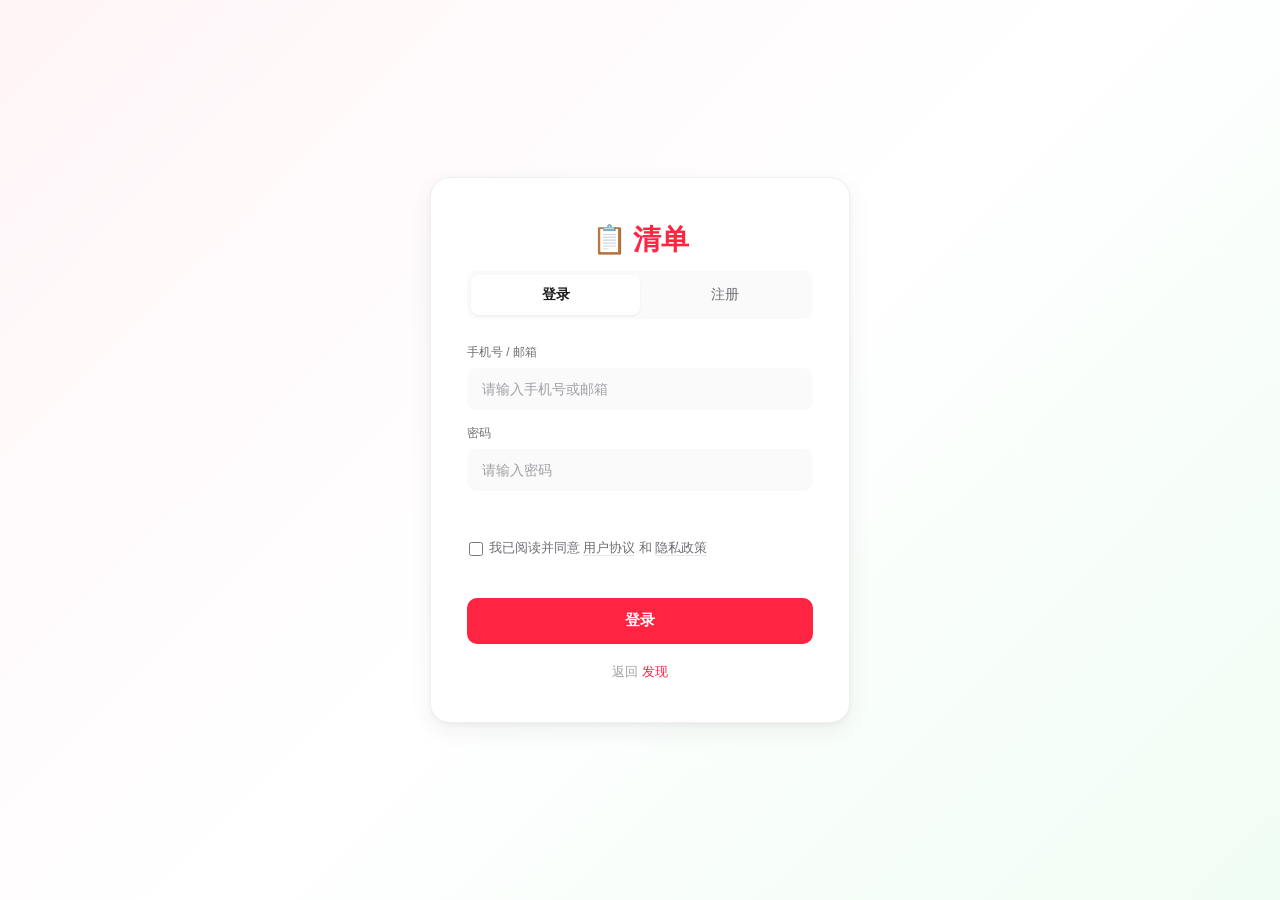
<file: login.html>
﻿<!DOCTYPE html>
<html lang="zh-CN">
<head>
  <meta charset="UTF-8">
  <meta name="viewport" content="width=device-width, initial-scale=1.0">
  <meta name="version" content="1.0.1">
<meta http-equiv="Cache-Control" content="no-cache, no-store, must-revalidate">
<meta http-equiv="Pragma" content="no-cache">
<meta http-equiv="Expires" content="0">
  <title>登录 / 注册 · 清单</title>
  <link rel="stylesheet" href="css/style.css">
</head>
<body>
  <div class="auth-page">
    <div class="auth-card">
      <div class="auth-logo">
        <span style="font-size:28px">📋</span> 清单
      </div>

      <div class="auth-tabs">
        <button class="auth-tab active" data-tab="login">登录</button>
        <button class="auth-tab" data-tab="register">注册</button>
      </div>

      <form id="auth-form" class="auth-form">
        <div class="form-field" id="name-field" style="display:none">
          <label class="form-label">昵称</label>
          <input id="auth-name" class="form-input" type="text" placeholder="给自己起个名字" maxlength="20">
        </div>
        <div class="form-field">
          <label class="form-label">手机号 / 邮箱</label>
          <input id="auth-account" class="form-input" type="text" placeholder="请输入手机号或邮箱" autocomplete="username">
        </div>
        <div class="form-field">
          <label class="form-label">密码</label>
          <input id="auth-password" class="form-input" type="password" placeholder="请输入密码" autocomplete="current-password">
        </div>
        <div class="auth-error" id="auth-error"></div>
        <label class="form-checkbox auth-terms">
          <input id="auth-agree" type="checkbox">
          <span>我已阅读并同意 <a href="legal/agreement.html" target="_blank">用户协议</a> 和 <a href="legal/privacy.html" target="_blank">隐私政策</a></span>
        </label>
        <button type="submit" class="form-submit" id="auth-submit">登录</button>
      </form>

      <div class="auth-hint">
        返回 <a href="index.html" style="color:var(--primary)">发现</a>
      </div>
    </div>
  </div>

  <script src="js/data.js"></script>
  <script src="js/main.js"></script>
  <script>
    // ==================== 登录/注册 ====================
    const tabs = document.querySelectorAll('.auth-tab');
    const nameField = document.getElementById('name-field');
    const submitBtn = document.getElementById('auth-submit');
    const errEl = document.getElementById('auth-error');
    const form = document.getElementById('auth-form');
    let currentTab = 'login';

    // 根据 URL 参数决定默认 tab
    const tabParam = getQueryParam('tab');
    if (tabParam === 'register') {
      switchTab('register');
    }

    tabs.forEach(t => {
      t.addEventListener('click', () => switchTab(t.dataset.tab));
    });

    function switchTab(tab) {
      currentTab = tab;
      tabs.forEach(t => t.classList.toggle('active', t.dataset.tab === tab));
      if (tab === 'register') {
        nameField.style.display = 'flex';
        submitBtn.textContent = '注册并登录';
      } else {
        nameField.style.display = 'none';
        submitBtn.textContent = '登录';
      }
      errEl.textContent = '';
    }

    form.addEventListener('submit', (e) => {
      e.preventDefault();
      errEl.textContent = '';

      const account = document.getElementById('auth-account').value.trim();
      const password = document.getElementById('auth-password').value.trim();
      const name = document.getElementById('auth-name').value.trim();

      if (!account) {
        errEl.textContent = '请输入账号';
        return;
      }
      if (!password) {
        errEl.textContent = '请输入密码';
        return;
      }
      if (currentTab === 'register' && !name) {
        errEl.textContent = '请输入昵称';
        return;
      }
      if (!document.getElementById('auth-agree').checked) {
        errEl.textContent = '请先同意用户协议和隐私政策';
        return;
      }

      // 演示模式（MOCK 已清空 · 方案 B1）：自动建匿名 user 到 localStorage
      // 真实场景应替换为：账号密码校验 → 后端建档 → 返 token
      const userName = (currentTab === 'register' ? name : account) || '我';
      const user = createAnonUser({
        name: userName,
        avatar: userName[0] || '我',
        avatarColor: pickRandomColor()
      });
      setCurrentUser(user.id);
      showToast(`欢迎，${user.name}`, 'success');

      // 跳转到来源页 或 首页
      const returnUrl = getQueryParam('return');
      setTimeout(() => {
        window.location.href = returnUrl || 'index.html';
      }, 600);
    });

    // 已登录用户访问登录页，直接跳走
    if (getCurrentUser()) {
      const returnUrl = getQueryParam('return');
      window.location.href = returnUrl || 'index.html';
    }
  </script>
</body>
</html>
</file>
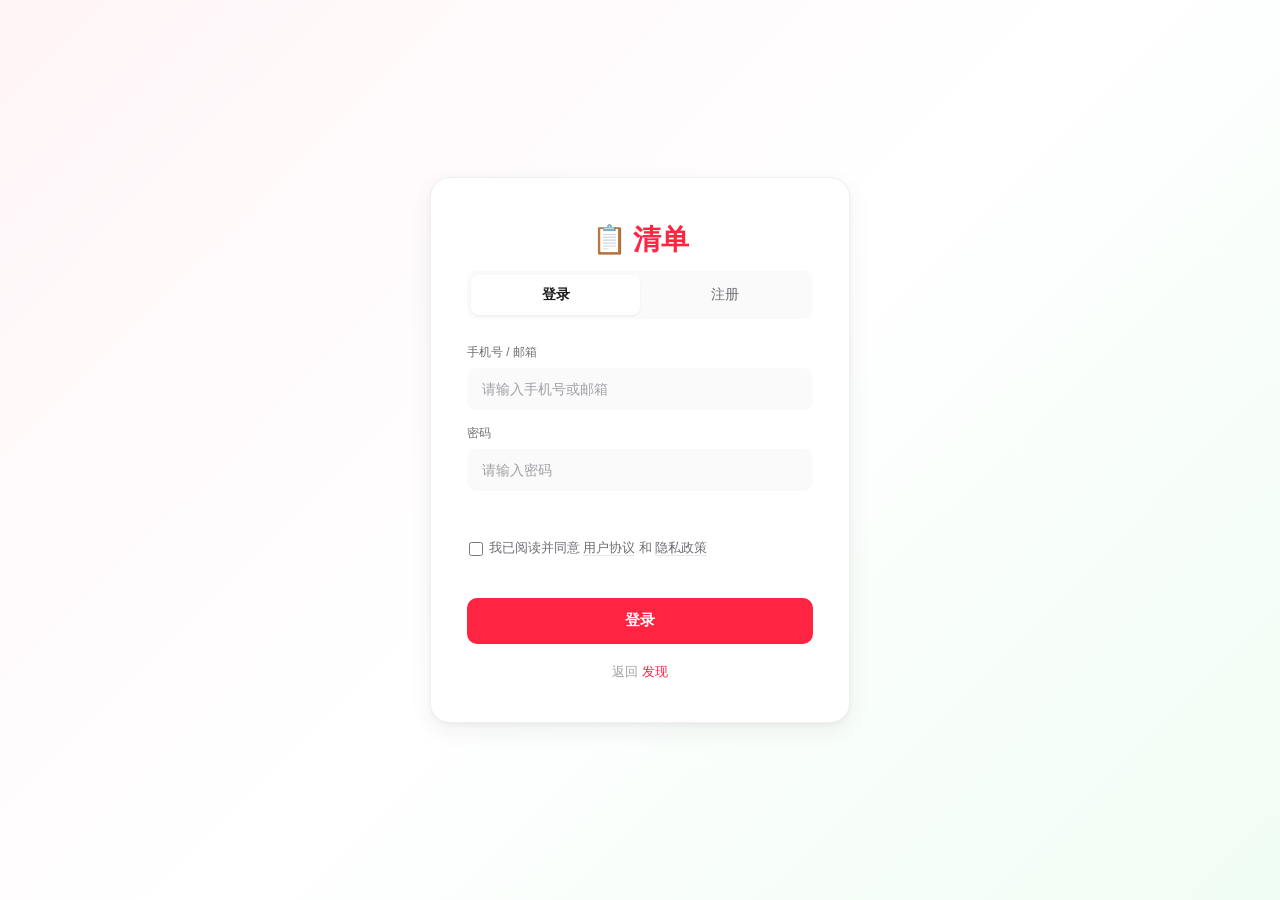
<file: me.html>
﻿<!DOCTYPE html>
<html lang="zh-CN">
<head>
  <meta charset="UTF-8">
  <meta name="viewport" content="width=device-width, initial-scale=1.0">
  <meta name="version" content="1.0.1">
<meta http-equiv="Cache-Control" content="no-cache, no-store, must-revalidate">
<meta http-equiv="Pragma" content="no-cache">
<meta http-equiv="Expires" content="0">
  <title>我的 · 清单</title>
  <link rel="stylesheet" href="css/style.css">
</head>
<body>
  <div class="app">
    <main class="main">
      <div class="container">

        <!-- 个人资料 -->
        <section id="profile-section" class="profile-header"></section>

        <!-- 数据管理 -->
        <div id="profile-extra-actions" class="profile-extra-actions"></div>

        <!-- 换头像弹层（默认隐藏，点"换头像"按钮显示） -->
        <div id="avatar-picker-mask" class="modal-mask" hidden>
          <div class="modal-card avatar-picker-card">
            <div class="modal-header">
              <h3>选个头像</h3>
              <button class="modal-close" data-avatar-action="cancel" aria-label="关闭">✕</button>
            </div>
            <div class="modal-body">
              <div id="avatar-grid" class="avatar-grid"></div>
            </div>
            <div class="modal-footer">
              <button class="btn btn-ghost btn-sm" data-avatar-action="cancel">关闭</button>
              <button class="btn btn-ghost btn-sm" data-avatar-action="random">🎲 随机</button>
            </div>
          </div>
        </div>

        <!-- Tab 切换 -->
        <div class="profile-tabs">
          <button class="profile-tab active" data-tab="created">我创建的清单</button>
          <button class="profile-tab" data-tab="favorited">我收藏的清单</button>
        </div>

        <!-- 内容区 -->
        <div id="tab-content"></div>

      </div>

      <footer class="app-footer">
        <div class="app-footer-inner">
          <span>© 2026 清单</span>
          <span class="app-footer-divider">·</span>
          <a href="legal/agreement.html" target="_blank">用户协议</a>
          <span class="app-footer-divider">·</span>
          <a href="legal/privacy.html" target="_blank">隐私政策</a>
          <span class="app-footer-divider">·</span>
          <span class="app-footer-version">v1.0.1</span>
        </div>
      </footer>
    </main>
  </div>

  <!-- 创建清单弹层（仅"我创建的清单" tab 用） -->
  <div id="create-list-modal" class="modal-mask" hidden>
    <div class="modal-card modal-card--publish">
      <div class="modal-header">
        <h3>创建新清单</h3>
        <button class="modal-close" data-action="cancel" aria-label="关闭">✕</button>
      </div>
      <div class="modal-body">
        <div class="new-list-form" style="display:flex;background:transparent;padding:0">
          <input id="cl-title" class="form-input" type="text" placeholder="清单标题（必填，40字以内）" maxlength="40" style="font-size:15px">
          <textarea id="cl-desc" class="form-input form-textarea" placeholder="清单简介（选填，200字以内）" maxlength="200"></textarea>
          <label class="form-checkbox">
            <input id="cl-anon" type="checkbox">
            <span>匿名发布（不显示创建者）</span>
          </label>
          <p style="font-size:12px;color:var(--text-tertiary);margin-top:4px">
            创建后可以从"首页"分享内容时选择加入这个清单
          </p>
        </div>
      </div>
      <div class="modal-footer">
        <button class="btn btn-ghost" data-action="cancel">取消</button>
        <button class="btn btn-primary" data-action="confirm">创建</button>
      </div>
    </div>
  </div>

  <!-- 编辑清单弹层 -->
  <div id="edit-list-modal" class="modal-mask" hidden>
    <div class="modal-card modal-card--publish">
      <div class="modal-header">
        <h3>编辑清单</h3>
        <button class="modal-close" data-edit-action="cancel" aria-label="关闭">✕</button>
      </div>
      <div class="modal-body">
        <div class="new-list-form" style="display:flex;background:transparent;padding:0">
          <input id="el-title" class="form-input" type="text" placeholder="清单标题（必填，40字以内）" maxlength="40" style="font-size:15px">
          <div style="position:relative;width:100%">
            <textarea id="el-desc" class="form-input form-textarea" placeholder="清单简介（选填，200字以内）" maxlength="200"></textarea>
            <button type="button" id="el-regen" class="btn-mini" style="position:absolute;right:8px;bottom:8px">↻ 重新生成</button>
          </div>
          <label class="form-checkbox">
            <input id="el-anon" type="checkbox">
            <span>匿名发布（不显示创建者）</span>
          </label>
          <p style="font-size:12px;color:var(--text-tertiary);margin-top:4px">
            简介是创建时定下的，不会随内容自动变。点"重新生成"可一键更新
          </p>
        </div>
      </div>
      <div class="modal-footer">
        <button class="btn btn-ghost" data-edit-action="cancel">取消</button>
        <button class="btn btn-primary" data-edit-action="confirm">保存</button>
      </div>
    </div>
  </div>

  <script src="js/data.js"></script>
  <script src="js/main.js"></script>
  <script>
    // 登录守卫
    if (!requireLogin('me.html')) {
      // requireLogin 内已跳转
    } else {
      init();
    }

    function init() {
      renderNavbar('me');
      renderProfile();
      switchTab('created');

      // 绑定 tab 切换
      document.querySelectorAll('.profile-tab').forEach(t => {
        t.addEventListener('click', () => switchTab(t.dataset.tab));
      });
    }

    function renderProfile() {
      const user = getCurrentUser();
      const myLists = getCurrentUserLists();
      const favIds = getFavoriteListIds();
      const favLists = getAllLists().filter(l => favIds.includes(l.id));

      document.getElementById('profile-section').innerHTML = `
        <div class="profile-avatar" style="background:${user.avatarColor}">
          <span id="profile-avatar-emoji">${escapeHtml(user.avatar || '我')}</span>
          <button id="change-avatar-btn" class="profile-avatar-edit" type="button" aria-label="换头像">✎</button>
        </div>
        <div class="profile-info">
          <div class="profile-name">${escapeHtml(user.name)}</div>
          <div class="profile-bio">${escapeHtml(user.bio || '这个人很懒，什么都没写~')}</div>
          <div class="profile-stats">
            <div><span class="profile-stat-num">${myLists.length}</span>个清单</div>
            <div><span class="profile-stat-num">${favLists.length}</span>个收藏</div>
          </div>
        </div>
        <button class="btn btn-ghost" id="logout-btn">退出登录</button>
      `;

      document.getElementById('logout-btn').addEventListener('click', () => {
        if (confirm('确定要退出登录吗？')) {
          logout();
          showToast('已退出登录');
          setTimeout(() => window.location.href = 'index.html', 600);
        }
      });

      // 数据导出（本地模式备份；未来接后端时可作为迁移数据源）
      document.getElementById('profile-extra-actions').innerHTML = `
        <button class="btn-link" id="export-data-btn" title="把你的清单和发布内容备份为 JSON 文件">
          <span>📦</span> 导出我的数据
        </button>
      `;
      document.getElementById('export-data-btn').addEventListener('click', () => {
        const result = exportMyData();
        if (result.ok) {
          showToast(`✓ 已备份 ${result.count.lists} 个清单、${result.count.items} 条内容`, 'success');
        } else {
          showToast('导出失败：' + (result.error || '未知错误'), 'error');
        }
      });
    }

    function switchTab(tab) {
      document.querySelectorAll('.profile-tab').forEach(t => {
        t.classList.toggle('active', t.dataset.tab === tab);
      });
      renderTabContent(tab);
    }

    function renderTabContent(tab) {
      const container = document.getElementById('tab-content');
      const user = getCurrentUser();

      let lists = [];
      if (tab === 'created') {
        lists = getCurrentUserLists();
      } else if (tab === 'favorited') {
        const favIds = getFavoriteListIds();
        lists = getAllLists().filter(l => favIds.includes(l.id));
      }

      if (lists.length === 0) {
        const isCreated = tab === 'created';
        container.innerHTML = `
          <div class="empty-state">
            <div class="empty-state-icon">${isCreated ? '📝' : '⭐'}</div>
            <div class="empty-state-text">${isCreated ? '还没有创建过清单' : '还没有收藏任何清单'}</div>
            ${isCreated
              ? `<button class="btn btn-primary" id="empty-create-btn">＋ 创建一个清单</button>`
              : `<a href="index.html" class="btn btn-primary">去发现</a>`
            }
          </div>
        `;
        // 空态下的"创建"按钮
        const ecb = document.getElementById('empty-create-btn');
        if (ecb) ecb.addEventListener('click', openCreateListModal);
        return;
      }

      // "我创建的清单" tab 时在顶部加 "+" 按钮
      const addBtn = tab === 'created'
        ? `<div style="display:flex;justify-content:flex-end;margin-bottom:16px"><button id="add-list-btn" class="btn btn-primary btn-sm">＋ 新建清单</button></div>`
        : '';

      container.innerHTML = addBtn + `<div class="card-grid">${lists.map(l => renderListCard(l, { showEdit: true })).join('')}</div>`;

      const alb = document.getElementById('add-list-btn');
      if (alb) alb.addEventListener('click', openCreateListModal);
    }

    // ==================== 创建清单弹层（兜底入口） ====================
    const createListModal = document.getElementById('create-list-modal');
    const clTitle = document.getElementById('cl-title');
    const clDesc = document.getElementById('cl-desc');
    const clAnon = document.getElementById('cl-anon');

    function openCreateListModal() {
      clTitle.value = '';
      clDesc.value = '';
      clAnon.checked = false;
      createListModal.hidden = false;
      setTimeout(() => clTitle.focus(), 100);
    }
    function closeCreateListModal() { createListModal.hidden = true; }

    createListModal.addEventListener('click', (e) => {
      if (e.target === createListModal) closeCreateListModal();
      const action = e.target.closest('[data-action]')?.dataset.action;
      if (action === 'cancel') closeCreateListModal();
      if (action === 'confirm') confirmCreateList();
    });

    function confirmCreateList() {
      const title = clTitle.value.trim();
      if (!title) { showToast('请输入清单标题', 'error'); clTitle.focus(); return; }
      const desc = clDesc.value.trim();
      // 敏感词校验
      const sens = validateBeforePublish(title + ' ' + desc);
      if (!sens.ok) { showToast(sens.error, 'error'); return; }
      const list = createUserList({
        title,
        description: desc,
        anonymous: clAnon.checked
      });
      if (!list) { showToast('创建失败', 'error'); return; }
      closeCreateListModal();
      showToast(`✓ 已创建「${list.title}」`, 'success');
      // 刷新数据
      renderProfile();
      renderTabContent('created');
    }

    // ==================== 编辑清单弹层 ====================
    const editListModal = document.getElementById('edit-list-modal');
    const elTitle = document.getElementById('el-title');
    const elDesc = document.getElementById('el-desc');
    const elAnon = document.getElementById('el-anon');
    let editingListId = null;

    function openEditListModal(listId) {
      const list = getListById(listId);
      if (!list) { showToast('清单不存在', 'error'); return; }
      const user = getCurrentUser();
      if (!user || list.creatorId !== user.id) { showToast('无权编辑', 'error'); return; }
      editingListId = listId;
      elTitle.value = list.title || '';
      elDesc.value = list.description || '';
      elAnon.checked = !!list.anonymous;
      editListModal.hidden = false;
      setTimeout(() => elTitle.focus(), 50);
    }
    function closeEditListModal() {
      editListModal.hidden = true;
      editingListId = null;
    }

    // "重新生成"按钮
    document.getElementById('el-regen').addEventListener('click', () => {
      if (!editingListId) return;
      const list = getListById(editingListId);
      if (!list) return;
      const gen = autoGenerateIntro(list);
      if (!gen) {
        showToast('清单是空的，没法生成简介', 'error');
        return;
      }
      elDesc.value = gen;
      showToast('已根据当前内容重新生成', 'success');
    });

    // 弹层点击事件
    editListModal.addEventListener('click', (e) => {
      if (e.target === editListModal) closeEditListModal();
      const action = e.target.closest('[data-edit-action]')?.dataset.editAction;
      if (action === 'cancel') closeEditListModal();
      if (action === 'confirm') confirmEditList();
    });

    function confirmEditList() {
      if (!editingListId) return;
      const title = elTitle.value.trim();
      if (!title) { showToast('请输入清单标题', 'error'); elTitle.focus(); return; }
      const desc = elDesc.value.trim();
      // 敏感词校验
      const sens = validateBeforePublish(title + ' ' + desc);
      if (!sens.ok) { showToast(sens.error, 'error'); return; }
      const result = editUserList(editingListId, {
        title,
        description: desc,
        anonymous: elAnon.checked
      });
      if (!result.ok) { showToast(result.error, 'error'); return; }
      closeEditListModal();
      showToast('✓ 已保存', 'success');
      renderProfile();
      renderTabContent('created');
    }

    // 卡片"编辑"按钮事件委托
    document.addEventListener('click', (e) => {
      const editBtn = e.target.closest('[data-edit-list]');
      if (editBtn) {
        e.preventDefault();
        e.stopPropagation();
        openEditListModal(editBtn.dataset.editList);
      }
    });

    // ==================== 换头像弹层 ====================
    const avatarMask = document.getElementById('avatar-picker-mask');
    const avatarGrid = document.getElementById('avatar-grid');

    function openAvatarPicker() {
      const cur = getCurrentUser();
      avatarGrid.innerHTML = AVATAR_EMOJIS.map(e => `
        <button class="avatar-grid-item ${cur && cur.avatar === e ? 'active' : ''}" data-avatar="${e}" type="button">${e}</button>
      `).join('');
      avatarMask.hidden = false;
    }
    function closeAvatarPicker() {
      avatarMask.hidden = true;
    }

    // 触发按钮（点 profile 头像上小铅笔）
    document.addEventListener('click', (e) => {
      if (e.target.closest('#change-avatar-btn')) {
        e.preventDefault();
        e.stopPropagation();
        openAvatarPicker();
      }
    });

    // 弹层点击处理（mask / 关闭 / 随机 / 选具体 emoji）
    avatarMask.addEventListener('click', (e) => {
      if (e.target === avatarMask) return closeAvatarPicker();
      const action = e.target.closest('[data-avatar-action]')?.dataset.avatarAction;
      const pick = e.target.closest('[data-avatar]');
      if (action === 'cancel') return closeAvatarPicker();
      if (action === 'random') {
        const r = pickRandomAvatar();
        const me = updateMyAvatar(r);
        if (me.ok) {
          document.getElementById('profile-avatar-emoji').textContent = me.user.avatar;
          showToast(`✓ 已换成 ${me.user.avatar}`, 'success');
          // 刷新弹层高亮
          avatarGrid.querySelectorAll('.avatar-grid-item').forEach(b => b.classList.toggle('active', b.dataset.avatar === me.user.avatar));
        }
        return;
      }
      if (pick) {
        const me = updateMyAvatar(pick.dataset.avatar);
        if (me.ok) {
          document.getElementById('profile-avatar-emoji').textContent = me.user.avatar;
          showToast('✓ 头像已更新', 'success');
          // 刷新弹层高亮
          avatarGrid.querySelectorAll('.avatar-grid-item').forEach(b => b.classList.toggle('active', b.dataset.avatar === me.user.avatar));
          setTimeout(closeAvatarPicker, 400);
        } else {
          showToast('更新失败：' + (me.error || '未知错误'), 'error');
        }
      }
    });
  </script>
</body>
</html>
</file>
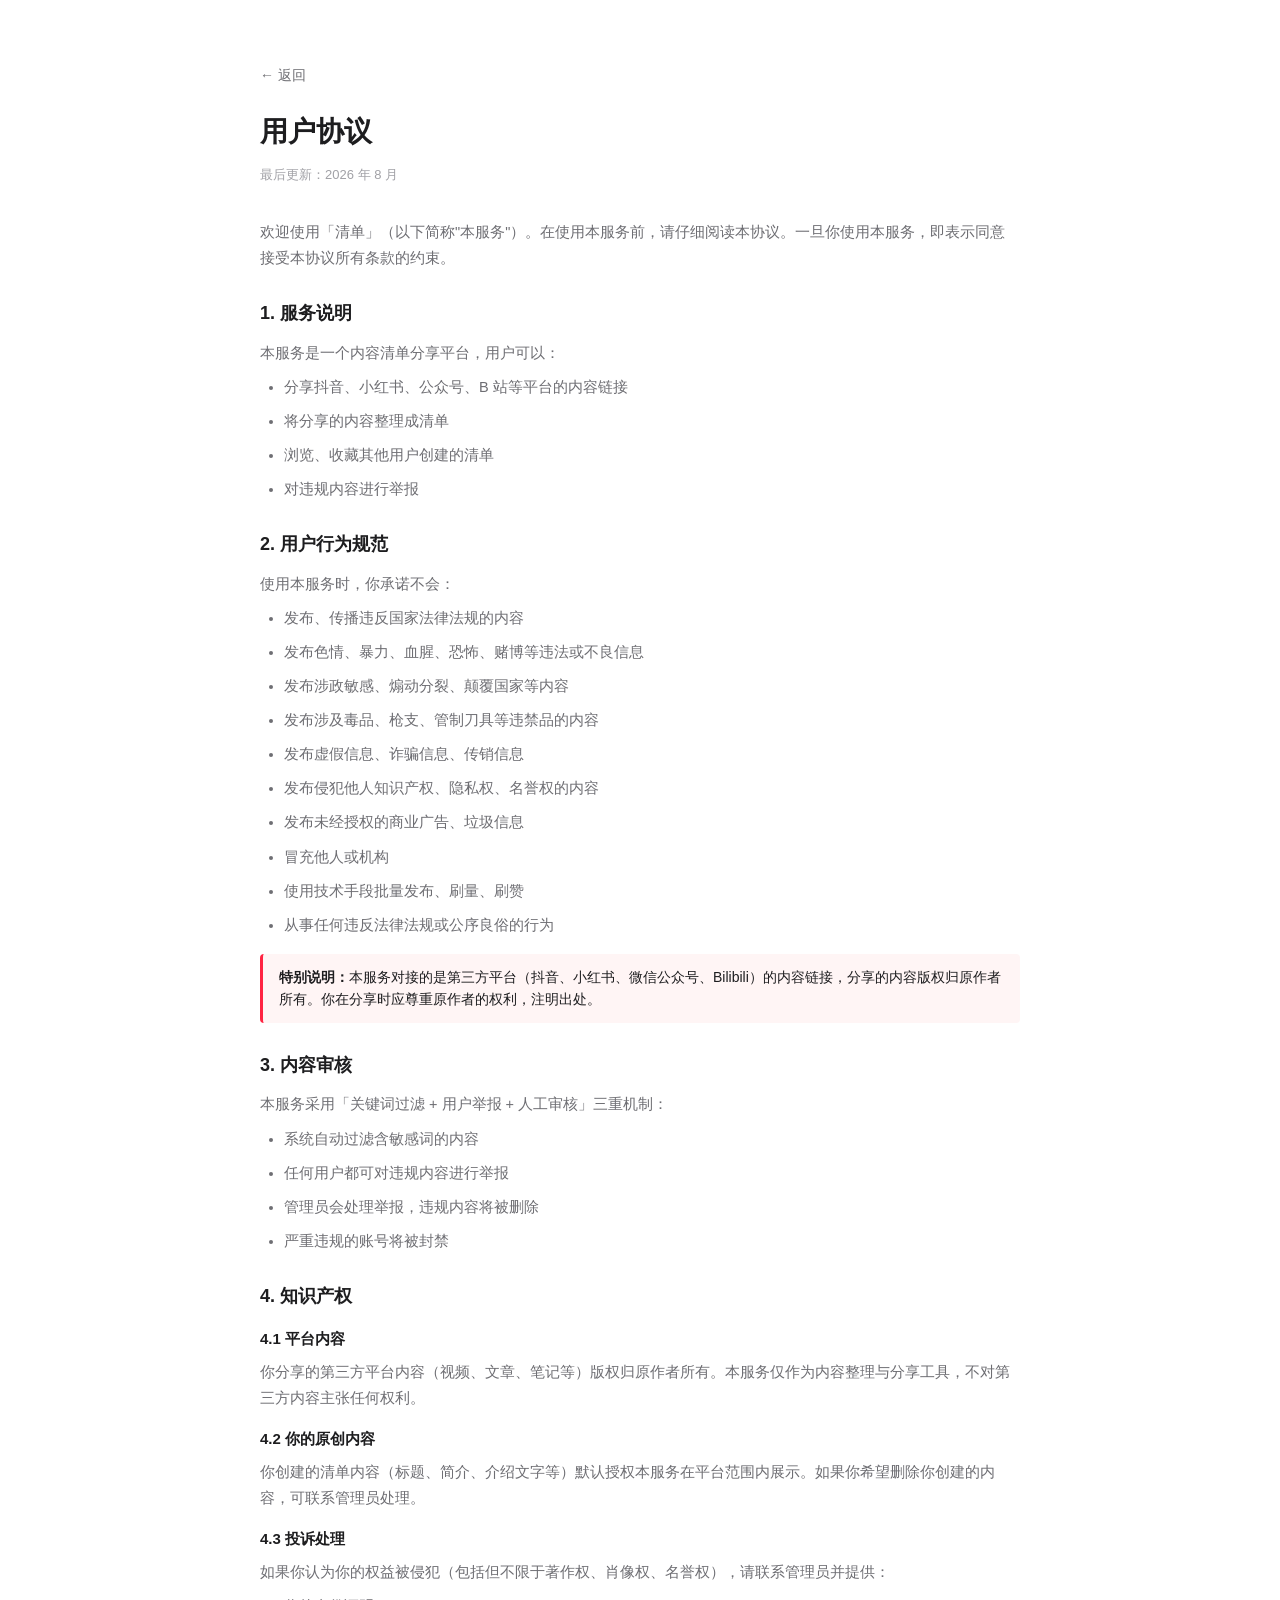
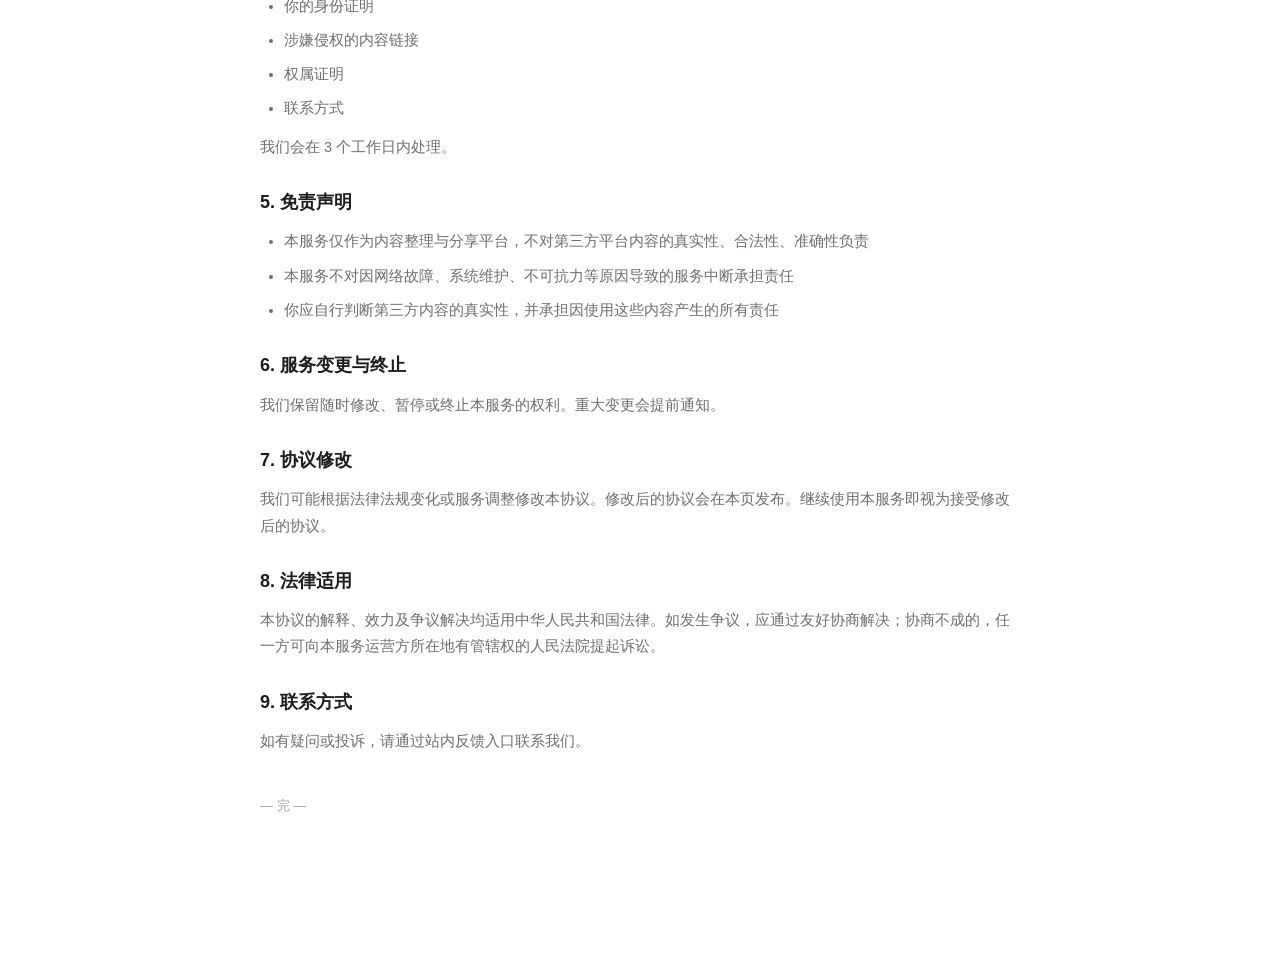
<file: legal/agreement.html>
﻿<!DOCTYPE html>
<html lang="zh-CN">
<head>
  <meta charset="UTF-8">
  <meta name="viewport" content="width=device-width, initial-scale=1.0">
  <meta http-equiv="Cache-Control" content="no-cache, no-store, must-revalidate">
  <meta http-equiv="Pragma" content="no-cache">
  <meta http-equiv="Expires" content="0">

  <title>用户协议 · 清单</title>
  <link rel="stylesheet" href="../css/style.css">
  <style>
    .legal-content { max-width: 760px; margin: 0 auto; padding: 32px 0 80px; }
    .legal-content h1 { font-size: 28px; font-weight: 700; margin-bottom: 8px; }
    .legal-content h2 { font-size: 18px; font-weight: 600; margin: 28px 0 12px; color: var(--text-primary); }
    .legal-content h3 { font-size: 15px; font-weight: 600; margin: 16px 0 8px; }
    .legal-content p, .legal-content li { font-size: 14.5px; line-height: 1.8; color: var(--text-secondary); margin-bottom: 8px; }
    .legal-content ul { padding-left: 24px; margin-bottom: 12px; }
    .legal-content .meta { color: var(--text-tertiary); font-size: 13px; margin-bottom: 32px; }
    .legal-content .highlight { background: #fff5f5; border-left: 3px solid var(--primary); padding: 12px 16px; border-radius: 4px; margin: 16px 0; color: var(--text-primary); }
    .back-link { display: inline-flex; align-items: center; gap: 4px; color: var(--text-secondary); font-size: 14px; margin-bottom: 24px; }
  </style>
</head>
<body>
  <div class="app">
    <main class="main">
      <div class="container">
        <div class="legal-content">
          <a href="../index.html" class="back-link">← 返回</a>
          <h1>用户协议</h1>
          <p class="meta">最后更新：2026 年 8 月</p>

          <p>欢迎使用「清单」（以下简称"本服务"）。在使用本服务前，请仔细阅读本协议。一旦你使用本服务，即表示同意接受本协议所有条款的约束。</p>

          <h2>1. 服务说明</h2>
          <p>本服务是一个内容清单分享平台，用户可以：</p>
          <ul>
            <li>分享抖音、小红书、公众号、B 站等平台的内容链接</li>
            <li>将分享的内容整理成清单</li>
            <li>浏览、收藏其他用户创建的清单</li>
            <li>对违规内容进行举报</li>
          </ul>

          <h2>2. 用户行为规范</h2>
          <p>使用本服务时，你承诺不会：</p>
          <ul>
            <li>发布、传播违反国家法律法规的内容</li>
            <li>发布色情、暴力、血腥、恐怖、赌博等违法或不良信息</li>
            <li>发布涉政敏感、煽动分裂、颠覆国家等内容</li>
            <li>发布涉及毒品、枪支、管制刀具等违禁品的内容</li>
            <li>发布虚假信息、诈骗信息、传销信息</li>
            <li>发布侵犯他人知识产权、隐私权、名誉权的内容</li>
            <li>发布未经授权的商业广告、垃圾信息</li>
            <li>冒充他人或机构</li>
            <li>使用技术手段批量发布、刷量、刷赞</li>
            <li>从事任何违反法律法规或公序良俗的行为</li>
          </ul>

          <div class="highlight">
            <strong>特别说明：</strong>本服务对接的是第三方平台（抖音、小红书、微信公众号、Bilibili）的内容链接，分享的内容版权归原作者所有。你在分享时应尊重原作者的权利，注明出处。
          </div>

          <h2>3. 内容审核</h2>
          <p>本服务采用「关键词过滤 + 用户举报 + 人工审核」三重机制：</p>
          <ul>
            <li>系统自动过滤含敏感词的内容</li>
            <li>任何用户都可对违规内容进行举报</li>
            <li>管理员会处理举报，违规内容将被删除</li>
            <li>严重违规的账号将被封禁</li>
          </ul>

          <h2>4. 知识产权</h2>
          <h3>4.1 平台内容</h3>
          <p>你分享的第三方平台内容（视频、文章、笔记等）版权归原作者所有。本服务仅作为内容整理与分享工具，不对第三方内容主张任何权利。</p>

          <h3>4.2 你的原创内容</h3>
          <p>你创建的清单内容（标题、简介、介绍文字等）默认授权本服务在平台范围内展示。如果你希望删除你创建的内容，可联系管理员处理。</p>

          <h3>4.3 投诉处理</h3>
          <p>如果你认为你的权益被侵犯（包括但不限于著作权、肖像权、名誉权），请联系管理员并提供：</p>
          <ul>
            <li>你的身份证明</li>
            <li>涉嫌侵权的内容链接</li>
            <li>权属证明</li>
            <li>联系方式</li>
          </ul>
          <p>我们会在 3 个工作日内处理。</p>

          <h2>5. 免责声明</h2>
          <ul>
            <li>本服务仅作为内容整理与分享平台，不对第三方平台内容的真实性、合法性、准确性负责</li>
            <li>本服务不对因网络故障、系统维护、不可抗力等原因导致的服务中断承担责任</li>
            <li>你应自行判断第三方内容的真实性，并承担因使用这些内容产生的所有责任</li>
          </ul>

          <h2>6. 服务变更与终止</h2>
          <p>我们保留随时修改、暂停或终止本服务的权利。重大变更会提前通知。</p>

          <h2>7. 协议修改</h2>
          <p>我们可能根据法律法规变化或服务调整修改本协议。修改后的协议会在本页发布。继续使用本服务即视为接受修改后的协议。</p>

          <h2>8. 法律适用</h2>
          <p>本协议的解释、效力及争议解决均适用中华人民共和国法律。如发生争议，应通过友好协商解决；协商不成的，任一方可向本服务运营方所在地有管辖权的人民法院提起诉讼。</p>

          <h2>9. 联系方式</h2>
          <p>如有疑问或投诉，请通过站内反馈入口联系我们。</p>

          <p style="margin-top: 40px; color: var(--text-tertiary); font-size: 13px;">— 完 —</p>
        </div>
      </div>
    </main>
  </div>
</body>
</html>
</file>
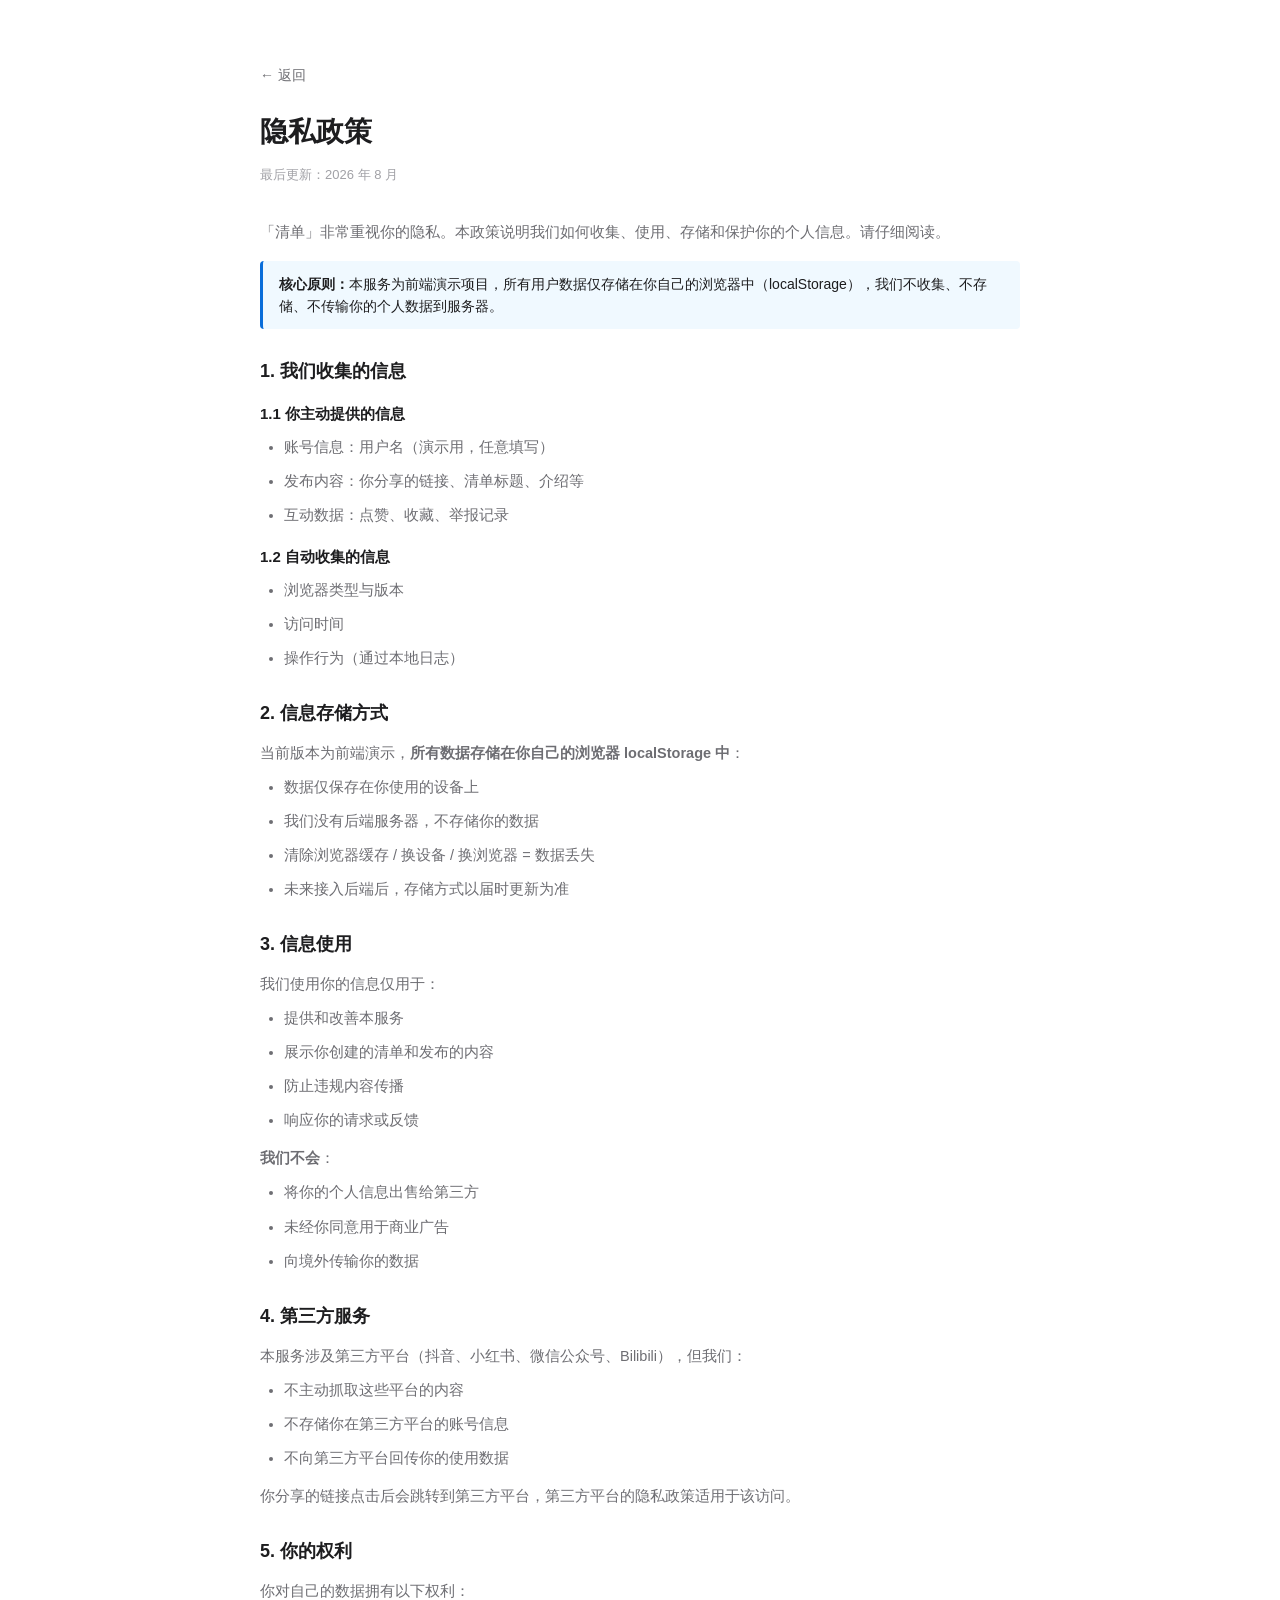
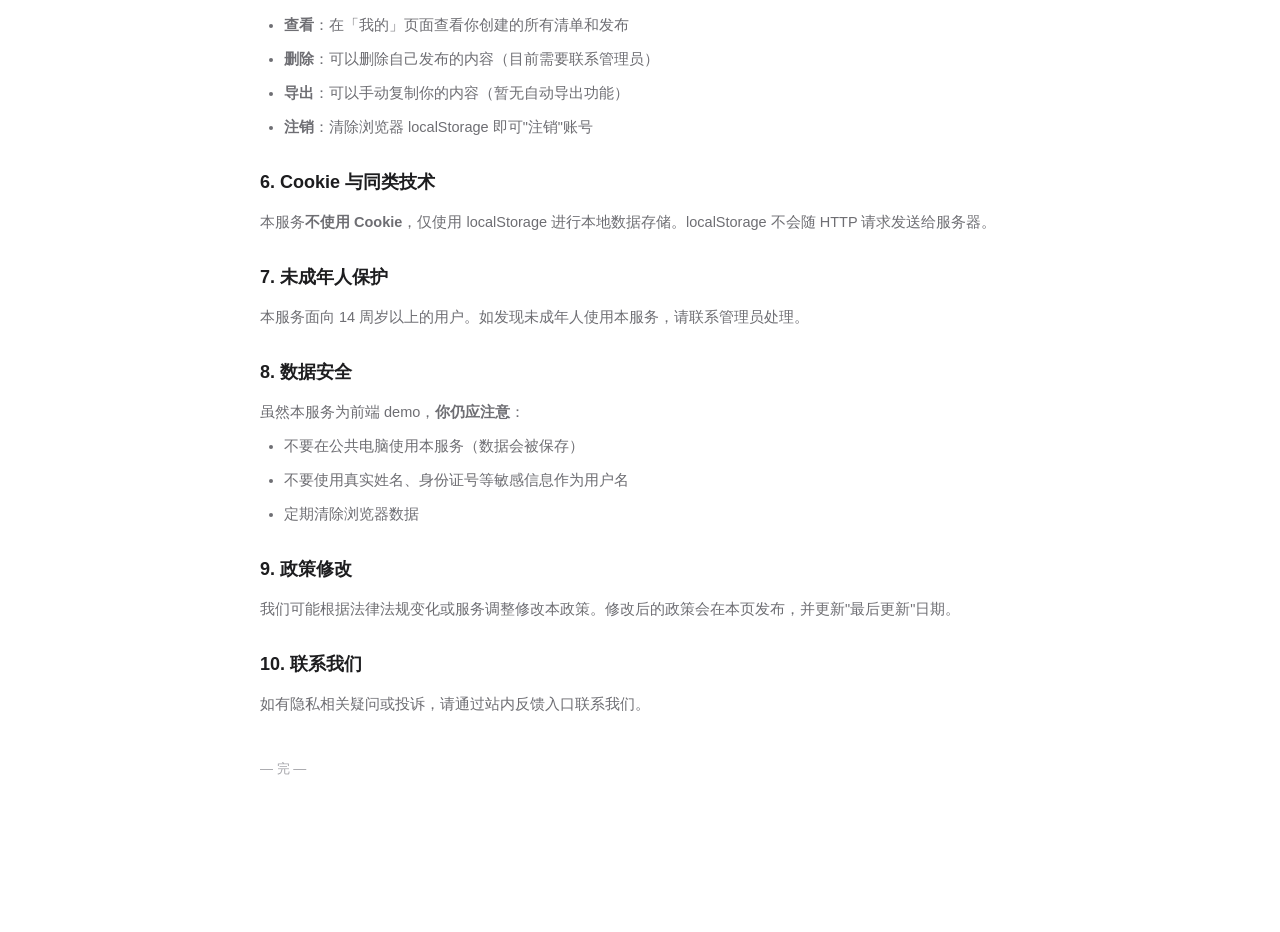
<file: legal/privacy.html>
﻿<!DOCTYPE html>
<html lang="zh-CN">
<head>
  <meta charset="UTF-8">
  <meta name="viewport" content="width=device-width, initial-scale=1.0">
  <meta http-equiv="Cache-Control" content="no-cache, no-store, must-revalidate">
  <meta http-equiv="Pragma" content="no-cache">
  <meta http-equiv="Expires" content="0">

  <title>隐私政策 · 清单</title>
  <link rel="stylesheet" href="../css/style.css">
  <style>
    .legal-content { max-width: 760px; margin: 0 auto; padding: 32px 0 80px; }
    .legal-content h1 { font-size: 28px; font-weight: 700; margin-bottom: 8px; }
    .legal-content h2 { font-size: 18px; font-weight: 600; margin: 28px 0 12px; color: var(--text-primary); }
    .legal-content h3 { font-size: 15px; font-weight: 600; margin: 16px 0 8px; }
    .legal-content p, .legal-content li { font-size: 14.5px; line-height: 1.8; color: var(--text-secondary); margin-bottom: 8px; }
    .legal-content ul { padding-left: 24px; margin-bottom: 12px; }
    .legal-content .meta { color: var(--text-tertiary); font-size: 13px; margin-bottom: 32px; }
    .legal-content .highlight { background: #f0f9ff; border-left: 3px solid #096dd9; padding: 12px 16px; border-radius: 4px; margin: 16px 0; color: var(--text-primary); }
    .back-link { display: inline-flex; align-items: center; gap: 4px; color: var(--text-secondary); font-size: 14px; margin-bottom: 24px; }
  </style>
</head>
<body>
  <div class="app">
    <main class="main">
      <div class="container">
        <div class="legal-content">
          <a href="../index.html" class="back-link">← 返回</a>
          <h1>隐私政策</h1>
          <p class="meta">最后更新：2026 年 8 月</p>

          <p>「清单」非常重视你的隐私。本政策说明我们如何收集、使用、存储和保护你的个人信息。请仔细阅读。</p>

          <div class="highlight">
            <strong>核心原则：</strong>本服务为前端演示项目，所有用户数据仅存储在你自己的浏览器中（localStorage），我们不收集、不存储、不传输你的个人数据到服务器。
          </div>

          <h2>1. 我们收集的信息</h2>

          <h3>1.1 你主动提供的信息</h3>
          <ul>
            <li>账号信息：用户名（演示用，任意填写）</li>
            <li>发布内容：你分享的链接、清单标题、介绍等</li>
            <li>互动数据：点赞、收藏、举报记录</li>
          </ul>

          <h3>1.2 自动收集的信息</h3>
          <ul>
            <li>浏览器类型与版本</li>
            <li>访问时间</li>
            <li>操作行为（通过本地日志）</li>
          </ul>

          <h2>2. 信息存储方式</h2>
          <p>当前版本为前端演示，<strong>所有数据存储在你自己的浏览器 localStorage 中</strong>：</p>
          <ul>
            <li>数据仅保存在你使用的设备上</li>
            <li>我们没有后端服务器，不存储你的数据</li>
            <li>清除浏览器缓存 / 换设备 / 换浏览器 = 数据丢失</li>
            <li>未来接入后端后，存储方式以届时更新为准</li>
          </ul>

          <h2>3. 信息使用</h2>
          <p>我们使用你的信息仅用于：</p>
          <ul>
            <li>提供和改善本服务</li>
            <li>展示你创建的清单和发布的内容</li>
            <li>防止违规内容传播</li>
            <li>响应你的请求或反馈</li>
          </ul>
          <p><strong>我们不会</strong>：</p>
          <ul>
            <li>将你的个人信息出售给第三方</li>
            <li>未经你同意用于商业广告</li>
            <li>向境外传输你的数据</li>
          </ul>

          <h2>4. 第三方服务</h2>
          <p>本服务涉及第三方平台（抖音、小红书、微信公众号、Bilibili），但我们：</p>
          <ul>
            <li>不主动抓取这些平台的内容</li>
            <li>不存储你在第三方平台的账号信息</li>
            <li>不向第三方平台回传你的使用数据</li>
          </ul>
          <p>你分享的链接点击后会跳转到第三方平台，第三方平台的隐私政策适用于该访问。</p>

          <h2>5. 你的权利</h2>
          <p>你对自己的数据拥有以下权利：</p>
          <ul>
            <li><strong>查看</strong>：在「我的」页面查看你创建的所有清单和发布</li>
            <li><strong>删除</strong>：可以删除自己发布的内容（目前需要联系管理员）</li>
            <li><strong>导出</strong>：可以手动复制你的内容（暂无自动导出功能）</li>
            <li><strong>注销</strong>：清除浏览器 localStorage 即可"注销"账号</li>
          </ul>

          <h2>6. Cookie 与同类技术</h2>
          <p>本服务<strong>不使用 Cookie</strong>，仅使用 localStorage 进行本地数据存储。localStorage 不会随 HTTP 请求发送给服务器。</p>

          <h2>7. 未成年人保护</h2>
          <p>本服务面向 14 周岁以上的用户。如发现未成年人使用本服务，请联系管理员处理。</p>

          <h2>8. 数据安全</h2>
          <p>虽然本服务为前端 demo，<strong>你仍应注意</strong>：</p>
          <ul>
            <li>不要在公共电脑使用本服务（数据会被保存）</li>
            <li>不要使用真实姓名、身份证号等敏感信息作为用户名</li>
            <li>定期清除浏览器数据</li>
          </ul>

          <h2>9. 政策修改</h2>
          <p>我们可能根据法律法规变化或服务调整修改本政策。修改后的政策会在本页发布，并更新"最后更新"日期。</p>

          <h2>10. 联系我们</h2>
          <p>如有隐私相关疑问或投诉，请通过站内反馈入口联系我们。</p>

          <p style="margin-top: 40px; color: var(--text-tertiary); font-size: 13px;">— 完 —</p>
        </div>
      </div>
    </main>
  </div>
</body>
</html>
</file>
<file: css/style.css>
/* ============================================================
   全局样式 - 内容清单 (v2 白色主题)
   设计：白底 + 极简 + 品牌色点缀（参考小红书 + 即刻的清爽感）
   ============================================================ */

* {
  margin: 0;
  padding: 0;
  box-sizing: border-box;
}

/* 全局：HTML hidden 属性强制生效（避免被 display: flex 等覆盖） */
[hidden] {
  display: none !important;
}

:root {
  /* 平台色 */
  --platform-douyin: #161823;          /* 抖音深色 */
  --platform-xiaohongshu: #ff2442;     /* 小红书红 */
  --platform-wechat: #07c160;          /* 公众号绿 */

  /* 背景 */
  --bg: #ffffff;                       /* 主背景 */
  --bg-soft: #fafafa;                  /* 次级背景 */
  --bg-elevated: #ffffff;              /* 卡片背景 */
  --bg-hover: #f7f7f7;                 /* hover 背景 */
  --bg-input: #f5f5f5;                 /* 输入框 */
  --bg-tag: #f5f5f5;                   /* 标签底 */

  /* 文字 */
  --text-primary: #1d1d1f;             /* 主文字 - Apple 风深灰 */
  --text-secondary: #6e6e73;           /* 次文字 */
  --text-tertiary: #a1a1a6;            /* 辅文字 */

  /* 边框 */
  --border: #f0f0f0;
  --border-medium: #e8e8e8;
  --border-strong: #d9d9d9;

  /* 品牌色 */
  --primary: #ff2442;
  --primary-hover: #ff4757;
  --primary-soft: #fff1f3;
  --primary-gradient: linear-gradient(135deg, #ff2442 0%, #ff5e62 100%);

  /* 阴影 */
  --shadow-xs: 0 1px 2px rgba(0, 0, 0, 0.03);
  --shadow-sm: 0 1px 3px rgba(0, 0, 0, 0.04), 0 1px 2px rgba(0, 0, 0, 0.03);
  --shadow-md: 0 2px 8px rgba(0, 0, 0, 0.05), 0 1px 2px rgba(0, 0, 0, 0.03);
  --shadow-lg: 0 8px 24px rgba(0, 0, 0, 0.06), 0 2px 4px rgba(0, 0, 0, 0.04);
  --shadow-card-hover: 0 12px 32px rgba(0, 0, 0, 0.08), 0 2px 6px rgba(0, 0, 0, 0.04);

  /* 圆角 */
  --radius-sm: 6px;
  --radius-md: 10px;
  --radius-lg: 14px;
  --radius-xl: 20px;
  --radius-pill: 999px;

  /* 间距 */
  --gap-xs: 4px;
  --gap-sm: 8px;
  --gap-md: 12px;
  --gap-lg: 16px;
  --gap-xl: 24px;
  --gap-xxl: 40px;
  --gap-xxxl: 64px;
}

html, body {
  height: 100%;
  font-family: -apple-system, BlinkMacSystemFont, 'SF Pro Display', 'PingFang SC', 'Helvetica Neue', 'Microsoft YaHei', sans-serif;
  background: var(--bg);
  color: var(--text-primary);
  font-size: 14px;
  line-height: 1.6;
  -webkit-font-smoothing: antialiased;
  -moz-osx-font-smoothing: grayscale;
  font-feature-settings: 'cv11', 'ss01';
}

a {
  color: inherit;
  text-decoration: none;
  transition: color 0.15s;
}

button {
  border: none;
  background: none;
  color: inherit;
  cursor: pointer;
  font: inherit;
  outline: none;
}

input, textarea {
  outline: none;
  font: inherit;
  color: inherit;
  background: none;
  border: none;
}

::selection {
  background: var(--primary-soft);
  color: var(--primary);
}

/* ============================================================
   布局
   ============================================================ */

.app {
  min-height: 100vh;
  display: flex;
  flex-direction: column;
}

.container {
  max-width: 1100px;
  margin: 0 auto;
  padding: 0 24px;
  width: 100%;
}

.main {
  flex: 1;
  padding: 32px 0 64px;
}

/* ============================================================
   顶部导航
   ============================================================ */

.navbar {
  position: sticky;
  top: 0;
  z-index: 100;
  background: rgba(255, 255, 255, 0.85);
  backdrop-filter: saturate(180%) blur(20px);
  -webkit-backdrop-filter: saturate(180%) blur(20px);
  border-bottom: 1px solid var(--border);
  height: 64px;
}

.navbar-inner {
  max-width: 1100px;
  margin: 0 auto;
  padding: 0 24px;
  height: 100%;
  display: flex;
  align-items: center;
  gap: 32px;
}

.logo {
  font-size: 20px;
  font-weight: 700;
  color: var(--primary);
  display: flex;
  align-items: center;
  gap: 6px;
  flex-shrink: 0;
  letter-spacing: -0.5px;
  line-height: 1;
  height: 32px;
}

.logo-icon {
  font-size: 22px;
  display: inline-flex;
  align-items: center;
  justify-content: center;
  width: 28px;
  height: 28px;
  line-height: 1;
  /* emoji 视觉中心微调（不同系统渲染略有差异） */
  transform: translateY(-1px);
}

.nav-links {
  display: flex;
  align-items: center;
  gap: 4px;
  flex: 1;
}

.nav-link {
  padding: 8px 14px;
  border-radius: var(--radius-md);
  color: var(--text-secondary);
  font-size: 15px;
  font-weight: 500;
  transition: all 0.15s;
}

.nav-link:hover {
  color: var(--text-primary);
  background: var(--bg-hover);
}

.nav-link.active {
  color: var(--text-primary);
  background: var(--bg-hover);
}

.nav-user {
  display: flex;
  align-items: center;
  gap: 10px;
  flex-shrink: 0;
}

.user-chip {
  display: flex;
  align-items: center;
  gap: 8px;
  padding: 4px 14px 4px 4px;
  border-radius: var(--radius-pill);
  background: var(--bg-soft);
  border: 1px solid var(--border);
  transition: all 0.15s;
}

.user-chip:hover {
  background: var(--bg-hover);
  border-color: var(--border-medium);
}

/* 未登录态的"我的清单"入口（视觉上比已登录态更轻） */
.user-chip--guest {
  padding: 4px 14px 4px 6px;
}

.user-chip--guest .user-avatar {
  background: var(--bg-hover);
  color: var(--text-secondary);
  border: 1px solid var(--border-medium);
}

.user-chip--guest .user-name {
  color: var(--text-secondary);
  font-weight: 500;
}

.user-avatar {
  width: 32px;
  height: 32px;
  border-radius: 50%;
  display: flex;
  align-items: center;
  justify-content: center;
  font-size: 14px;
  font-weight: 600;
  color: #fff;
  flex-shrink: 0;
}

.user-name {
  font-size: 13px;
  color: var(--text-primary);
  font-weight: 500;
}

.btn {
  padding: 9px 20px;
  border-radius: var(--radius-pill);
  font-size: 14px;
  font-weight: 500;
  cursor: pointer;
  transition: all 0.15s;
  display: inline-flex;
  align-items: center;
  gap: 6px;
  white-space: nowrap;
  letter-spacing: 0;
}

.btn-primary {
  background: var(--primary);
  color: #fff;
}

.btn-primary:hover {
  background: var(--primary-hover);
  transform: translateY(-1px);
  box-shadow: 0 4px 12px rgba(255, 36, 66, 0.25);
}

.btn-ghost {
  background: transparent;
  color: var(--text-primary);
  border: 1px solid var(--border-medium);
}

.btn-ghost:hover {
  background: var(--bg-hover);
  border-color: var(--border-strong);
}

.btn-light {
  background: var(--bg-soft);
  color: var(--text-primary);
  border: 1px solid var(--border);
}

.btn-light:hover {
  background: var(--bg-hover);
}

.btn-lg {
  padding: 13px 28px;
  font-size: 15px;
}

.btn-sm {
  padding: 6px 14px;
  font-size: 13px;
}

/* ============================================================
   顶部搜索栏 (首页)
   ============================================================ */

.search-bar {
  position: relative;
  max-width: 420px;
}

.search-input {
  width: 100%;
  height: 38px;
  padding: 0 14px 0 38px;
  background: var(--bg-soft);
  border: 1px solid transparent;
  border-radius: var(--radius-pill);
  font-size: 13px;
  color: var(--text-primary);
  transition: all 0.15s;
}

.search-input:focus {
  border-color: var(--border-medium);
  background: #fff;
  box-shadow: var(--shadow-sm);
}

.search-input::placeholder {
  color: var(--text-tertiary);
}

.search-icon {
  position: absolute;
  left: 14px;
  top: 50%;
  transform: translateY(-50%);
  color: var(--text-tertiary);
  pointer-events: none;
  font-size: 14px;
}

/* ============================================================
   Hero 区 (首页)
   ============================================================ */

.hero {
  padding: 56px 0 48px;
  text-align: center;
}

.hero-title {
  font-size: 38px;
  font-weight: 700;
  letter-spacing: -1px;
  margin-bottom: 12px;
  background: linear-gradient(135deg, #1d1d1f 0%, #4a4a4f 100%);
  -webkit-background-clip: text;
  -webkit-text-fill-color: transparent;
  background-clip: text;
}

.hero-subtitle {
  font-size: 16px;
  color: var(--text-secondary);
  margin-bottom: 32px;
  max-width: 520px;
  margin-left: auto;
  margin-right: auto;
}

/* Hero 输入框 */
.hero-input {
  max-width: 720px;
  margin: 0 auto;
  background: #fff;
  border: 1px solid var(--border-medium);
  border-radius: var(--radius-lg);
  padding: 20px;
  box-shadow: var(--shadow-sm);
  transition: all 0.2s;
}

.hero-input:focus-within {
  border-color: var(--primary);
  box-shadow: 0 4px 20px rgba(255, 36, 66, 0.08), 0 0 0 3px rgba(255, 36, 66, 0.06);
}

.hero-input-header {
  display: flex;
  align-items: center;
  justify-content: space-between;
  margin-bottom: 14px;
  padding-bottom: 12px;
  border-bottom: 1px dashed var(--border);
}

.hero-input-title {
  font-size: 14px;
  font-weight: 600;
  color: var(--text-primary);
  display: flex;
  align-items: center;
  gap: 6px;
}

.hero-input-hint {
  font-size: 12px;
  color: var(--text-tertiary);
}

.hero-input-field {
  width: 100%;
  padding: 10px 12px;
  background: var(--bg-soft);
  border: 1px solid transparent;
  border-radius: var(--radius-md);
  color: var(--text-primary);
  font-size: 14px;
  font-family: inherit;
  transition: all 0.15s;
  resize: none;
}

.hero-input-field.textarea {
  min-height: 64px;
  line-height: 1.5;
}

.hero-input-field.input {
  height: 40px;
  margin-top: 8px;
}

.hero-input-field:focus {
  background: #fff;
  border-color: var(--border-medium);
}

.hero-input-field::placeholder {
  color: var(--text-tertiary);
}

.hero-input-footer {
  display: flex;
  align-items: center;
  justify-content: space-between;
  margin-top: 14px;
  flex-wrap: wrap;
  gap: 12px;
}

.platform-tags {
  display: flex;
  gap: 6px;
  flex-wrap: wrap;
}

.platform-tag {
  display: inline-flex;
  align-items: center;
  gap: 4px;
  padding: 3px 10px;
  border-radius: var(--radius-pill);
  font-size: 12px;
  font-weight: 500;
  background: var(--bg-tag);
  color: var(--text-secondary);
  border: 1px solid var(--border);
}

.platform-tag.douyin { color: var(--platform-douyin); }
.platform-tag.xiaohongshu { color: var(--platform-xiaohongshu); }
.platform-tag.wechat { color: var(--platform-wechat); }
.platform-tag.bilibili { color: var(--platform-bilibili); }

.hero-input-actions {
  display: flex;
  align-items: center;
  gap: 8px;
}

.input-helper-text {
  font-size: 12px;
  color: var(--text-tertiary);
  margin-top: 10px;
  min-height: 16px;
  text-align: left;
  padding-left: 4px;
}

.input-helper-text.error {
  color: var(--primary);
}

.input-helper-text.success {
  color: var(--platform-wechat);
}

/* 未登录提示 - 顶部 nav 已经有「登录/注册」入口，不再需要 Hero 区重复引导 */

/* 强化 nav 中的「我的」链接（已登录用户的核心入口） */
.nav-link.active {
  color: var(--text-primary);
  background: var(--bg-hover);
}

/* ============================================================
   区域标题
   ============================================================ */

.section {
  margin-bottom: 56px;
}

.section-header {
  display: flex;
  align-items: baseline;
  justify-content: space-between;
  margin-bottom: 20px;
}

.section-title {
  font-size: 22px;
  font-weight: 700;
  color: var(--text-primary);
  letter-spacing: -0.3px;
}

.section-subtitle {
  font-size: 13px;
  color: var(--text-tertiary);
  margin-top: 4px;
}

.section-more {
  font-size: 13px;
  color: var(--text-secondary);
  transition: color 0.15s;
  display: inline-flex;
  align-items: center;
  gap: 2px;
}

.section-more:hover {
  color: var(--primary);
}

/* ============================================================
   卡片网格
   ============================================================ */

.card-grid {
  display: grid;
  grid-template-columns: repeat(auto-fill, minmax(240px, 1fr));
  gap: 18px;
}

.card-grid-2col {
  display: grid;
  grid-template-columns: repeat(auto-fill, minmax(380px, 1fr));
  gap: 14px;
}

/* ============================================================
   清单卡片
   ============================================================ */

.list-card {
  background: var(--bg-elevated);
  border: 1px solid var(--border);
  border-radius: var(--radius-lg);
  overflow: hidden;
  transition: all 0.2s;
  cursor: pointer;
  display: flex;
  flex-direction: column;
}

.list-card-wrap {
  position: relative;
}

.list-card-edit-btn {
  position: absolute;
  top: 10px;
  right: 10px;
  padding: 5px 12px;
  background: rgba(255, 255, 255, 0.95);
  border: 1px solid var(--border);
  border-radius: var(--radius-pill);
  font-size: 12px;
  color: var(--text-primary);
  font-weight: 500;
  cursor: pointer;
  opacity: 0;
  transition: all 0.15s;
  z-index: 2;
  font-family: inherit;
  backdrop-filter: blur(4px);
}

.list-card-wrap:hover .list-card-edit-btn {
  opacity: 1;
}

/* "我的"页面里始终显示编辑按钮 */
.list-card-wrap--my .list-card-edit-btn {
  opacity: 1;
}

.list-card-edit-btn:hover {
  background: var(--primary);
  color: #fff;
  border-color: var(--primary);
}

.list-card:hover {
  border-color: transparent;
  transform: translateY(-3px);
  box-shadow: var(--shadow-card-hover);
}

.list-card-cover {
  aspect-ratio: 16 / 10;
  position: relative;
  display: flex;
  align-items: center;
  justify-content: center;
  background: linear-gradient(135deg, #fafafa 0%, #f0f0f0 100%);
  overflow: hidden;
}

.list-card-cover-emoji {
  font-size: 48px;
  filter: drop-shadow(0 2px 6px rgba(0, 0, 0, 0.08));
  transition: transform 0.3s;
}

.list-card:hover .list-card-cover-emoji {
  transform: scale(1.1);
}

.list-card-cover-count {
  position: absolute;
  right: 10px;
  bottom: 10px;
  padding: 3px 9px;
  background: rgba(255, 255, 255, 0.95);
  color: var(--text-secondary);
  border-radius: var(--radius-pill);
  font-size: 11px;
  font-weight: 500;
  backdrop-filter: blur(4px);
  border: 1px solid var(--border);
}

.list-card-body {
  padding: 16px 18px 18px;
  flex: 1;
  display: flex;
  flex-direction: column;
}

.list-card-title {
  font-size: 15px;
  font-weight: 600;
  color: var(--text-primary);
  margin-bottom: 6px;
  display: -webkit-box;
  -webkit-line-clamp: 1;
  -webkit-box-orient: vertical;
  overflow: hidden;
  letter-spacing: -0.1px;
}

.list-card-desc {
  font-size: 12.5px;
  color: var(--text-tertiary);
  margin-bottom: 14px;
  display: -webkit-box;
  -webkit-line-clamp: 1;
  -webkit-box-orient: vertical;
  overflow: hidden;
  line-height: 1.5;
}

.list-card-meta {
  display: flex;
  align-items: center;
  justify-content: space-between;
  margin-top: auto;
  font-size: 12px;
  color: var(--text-tertiary);
}

.list-card-creator {
  display: flex;
  align-items: center;
  gap: 6px;
}

.list-card-creator .user-avatar {
  width: 20px;
  height: 20px;
  font-size: 10px;
}

.list-card-creator-name {
  color: var(--text-secondary);
}

.list-card-collect {
  display: flex;
  align-items: center;
  gap: 3px;
  color: var(--text-tertiary);
  font-size: 12px;
}

/* ============================================================
   单条 item 卡片 (首页信息流)
   ============================================================ */

.item-card {
  background: var(--bg-elevated);
  border: 1px solid var(--border);
  border-radius: var(--radius-md);
  padding: 16px 18px;
  display: flex;
  gap: 14px;
  transition: all 0.15s;
  cursor: pointer;
}

.item-card:hover {
  border-color: var(--border-medium);
  background: var(--bg-soft);
}

.item-card-platform {
  width: 40px;
  height: 40px;
  border-radius: var(--radius-md);
  display: flex;
  align-items: center;
  justify-content: center;
  font-size: 20px;
  flex-shrink: 0;
}

.item-card-platform.douyin {
  background: linear-gradient(135deg, #161823 0%, #2a2a35 100%);
}

.item-card-platform.xiaohongshu {
  background: linear-gradient(135deg, #ff2442 0%, #ff5e62 100%);
}

.item-card-platform.wechat {
  background: linear-gradient(135deg, #07c160 0%, #4cd187 100%);
}

.item-card-body {
  flex: 1;
  min-width: 0;
  display: flex;
  flex-direction: column;
  gap: 6px;
}

.item-card-meta-row {
  display: flex;
  align-items: center;
  gap: 8px;
  font-size: 12px;
  color: var(--text-tertiary);
}

.item-card-platform-name {
  font-weight: 500;
}

.item-card-platform-name.douyin { color: var(--platform-douyin); }
.item-card-platform-name.xiaohongshu { color: var(--platform-xiaohongshu); }
.item-card-platform-name.wechat { color: var(--platform-wechat); }

.item-card-intro {
  font-size: 14px;
  color: var(--text-primary);
  line-height: 1.5;
  display: -webkit-box;
  -webkit-line-clamp: 2;
  -webkit-box-orient: vertical;
  overflow: hidden;
  font-weight: 500;
}

.item-card-footer {
  display: flex;
  align-items: center;
  justify-content: space-between;
  font-size: 12px;
  color: var(--text-tertiary);
  margin-top: 4px;
}

.item-card-creator {
  display: flex;
  align-items: center;
  gap: 6px;
}

.item-card-creator .user-avatar {
  width: 18px;
  height: 18px;
  font-size: 10px;
}

.item-card-stats {
  display: flex;
  align-items: center;
  gap: 12px;
}

.item-card-stat {
  display: flex;
  align-items: center;
  gap: 3px;
}

/* ============================================================
   清单详情页
   ============================================================ */

.list-detail-header {
  display: flex;
  gap: 32px;
  margin-bottom: 40px;
  padding-bottom: 32px;
  border-bottom: 1px solid var(--border);
}

.list-detail-cover {
  width: 200px;
  height: 200px;
  border-radius: var(--radius-lg);
  flex-shrink: 0;
  display: flex;
  align-items: center;
  justify-content: center;
  font-size: 80px;
  background: linear-gradient(135deg, #fafafa 0%, #f0f0f0 100%);
  box-shadow: var(--shadow-md);
}

.list-detail-info {
  flex: 1;
  display: flex;
  flex-direction: column;
  justify-content: center;
  min-width: 0;
  padding: 8px 0;
}

.list-detail-tag {
  display: inline-flex;
  align-items: center;
  gap: 4px;
  padding: 3px 10px;
  background: var(--primary-soft);
  color: var(--primary);
  font-size: 12px;
  font-weight: 500;
  border-radius: var(--radius-pill);
  margin-bottom: 12px;
  align-self: flex-start;
}

.list-detail-title {
  font-size: 30px;
  font-weight: 700;
  color: var(--text-primary);
  margin-bottom: 8px;
  line-height: 1.3;
  letter-spacing: -0.5px;
}

.list-detail-desc {
  font-size: 14.5px;
  color: var(--text-secondary);
  margin-bottom: 20px;
  line-height: 1.6;
}

.list-detail-meta {
  display: flex;
  align-items: center;
  gap: 16px;
  font-size: 13px;
  color: var(--text-tertiary);
  margin-bottom: 20px;
  flex-wrap: wrap;
}

.list-detail-creator {
  display: flex;
  align-items: center;
  gap: 8px;
}

.list-detail-creator .user-avatar {
  width: 24px;
  height: 24px;
  font-size: 12px;
}

.list-detail-actions {
  display: flex;
  gap: 10px;
  margin-top: 4px;
}

.list-detail-items {
  margin-top: 8px;
}

.list-item-row {
  display: flex;
  align-items: center;
  gap: 16px;
  padding: 16px 18px;
  background: var(--bg-elevated);
  border: 1px solid var(--border);
  border-radius: var(--radius-md);
  margin-bottom: 10px;
  transition: all 0.15s;
  cursor: pointer;
}

.list-item-row:hover {
  border-color: var(--border-medium);
  background: var(--bg-soft);
  transform: translateX(2px);
}

.list-item-index {
  font-size: 15px;
  font-weight: 600;
  color: var(--text-tertiary);
  width: 28px;
  text-align: center;
  flex-shrink: 0;
  font-variant-numeric: tabular-nums;
}

.list-item-info {
  flex: 1;
  min-width: 0;
}

.list-item-intro {
  font-size: 15px;
  color: var(--text-primary);
  margin-bottom: 4px;
  display: -webkit-box;
  -webkit-line-clamp: 1;
  -webkit-box-orient: vertical;
  overflow: hidden;
  font-weight: 500;
}

.list-item-meta {
  display: flex;
  align-items: center;
  gap: 8px;
  font-size: 12px;
  color: var(--text-tertiary);
}

.list-item-platform {
  font-weight: 500;
}

.list-item-platform.douyin { color: var(--platform-douyin); }
.list-item-platform.xiaohongshu { color: var(--platform-xiaohongshu); }
.list-item-platform.wechat { color: var(--platform-wechat); }

.list-item-arrow {
  color: var(--text-tertiary);
  font-size: 18px;
  flex-shrink: 0;
}

/* ============================================================
   单条 item 详情页
   ============================================================ */

.item-detail-card {
  background: var(--bg-elevated);
  border: 1px solid var(--border);
  border-radius: var(--radius-lg);
  padding: 32px;
  margin-bottom: 24px;
  box-shadow: var(--shadow-xs);
}

.item-detail-platform-row {
  display: flex;
  align-items: center;
  gap: 10px;
  margin-bottom: 20px;
}

.item-detail-platform-icon {
  width: 36px;
  height: 36px;
  border-radius: var(--radius-md);
  display: flex;
  align-items: center;
  justify-content: center;
  font-size: 20px;
  color: #fff;
}

.item-detail-platform-icon.douyin {
  background: linear-gradient(135deg, #161823 0%, #2a2a35 100%);
}

.item-detail-platform-icon.xiaohongshu {
  background: linear-gradient(135deg, #ff2442 0%, #ff5e62 100%);
}

.item-detail-platform-icon.wechat {
  background: linear-gradient(135deg, #07c160 0%, #4cd187 100%);
}

.item-detail-platform-name {
  font-size: 14px;
  font-weight: 500;
}

.item-detail-platform-name.douyin { color: var(--platform-douyin); }
.item-detail-platform-name.xiaohongshu { color: var(--platform-xiaohongshu); }
.item-detail-platform-name.wechat { color: var(--platform-wechat); }

.item-detail-intro {
  font-size: 20px;
  font-weight: 600;
  color: var(--text-primary);
  line-height: 1.5;
  margin-bottom: 24px;
  white-space: pre-wrap;
  word-break: break-word;
  letter-spacing: -0.2px;
}

.item-detail-link {
  display: flex;
  align-items: center;
  gap: 12px;
  padding: 14px 18px;
  background: var(--bg-soft);
  border: 1px solid var(--border);
  border-radius: var(--radius-md);
  margin-bottom: 24px;
  transition: all 0.15s;
  word-break: break-all;
}

.item-detail-link:hover {
  border-color: var(--primary);
  background: var(--primary-soft);
}

.item-detail-link-url {
  flex: 1;
  font-size: 13px;
  color: var(--text-secondary);
  font-family: 'SF Mono', Menlo, Consolas, monospace;
}

.item-detail-link-arrow {
  color: var(--primary);
  font-size: 14px;
  flex-shrink: 0;
  font-weight: 500;
}

.item-detail-meta {
  display: flex;
  align-items: center;
  justify-content: space-between;
  padding-top: 20px;
  border-top: 1px solid var(--border);
}

.item-detail-creator {
  display: flex;
  align-items: center;
  gap: 10px;
}

.item-detail-creator .user-avatar {
  width: 36px;
  height: 36px;
  font-size: 14px;
}

.item-detail-creator-info {
  display: flex;
  flex-direction: column;
  line-height: 1.3;
}

.item-detail-creator-name {
  font-size: 13.5px;
  color: var(--text-primary);
  font-weight: 500;
}

.item-detail-creator-time {
  font-size: 11.5px;
  color: var(--text-tertiary);
}

.item-detail-actions {
  display: flex;
  align-items: center;
  gap: 8px;
}

.action-btn {
  display: inline-flex;
  align-items: center;
  gap: 5px;
  padding: 7px 14px;
  background: var(--bg-soft);
  border: 1px solid var(--border);
  border-radius: var(--radius-pill);
  color: var(--text-secondary);
  font-size: 13px;
  transition: all 0.15s;
  font-weight: 500;
}

.action-btn:hover {
  color: var(--text-primary);
  background: var(--bg-hover);
  border-color: var(--border-medium);
}

.action-btn.liked {
  color: var(--primary);
  background: var(--primary-soft);
  border-color: #ffc7d1;
}

.action-btn.favorited {
  color: var(--platform-wechat);
  background: #e6f9ee;
  border-color: #b6eacd;
}

.action-btn-icon {
  font-size: 14px;
}

/* ============================================================
   登录/注册页
   ============================================================ */

.auth-page {
  min-height: 100vh;
  display: flex;
  align-items: center;
  justify-content: center;
  padding: 40px 24px;
  background: linear-gradient(135deg, #fff5f7 0%, #fff 50%, #f0fdf4 100%);
}

.auth-card {
  width: 100%;
  max-width: 420px;
  background: #fff;
  border: 1px solid var(--border);
  border-radius: var(--radius-xl);
  padding: 40px 36px;
  box-shadow: var(--shadow-lg);
}

.auth-logo {
  text-align: center;
  margin-bottom: 8px;
  font-size: 28px;
  font-weight: 700;
  color: var(--primary);
  letter-spacing: -0.5px;
}

.auth-tagline {
  text-align: center;
  font-size: 13px;
  color: var(--text-tertiary);
  margin-bottom: 28px;
}

.auth-tabs {
  display: flex;
  background: var(--bg-soft);
  border-radius: var(--radius-md);
  padding: 4px;
  margin-bottom: 24px;
}

.auth-tab {
  flex: 1;
  padding: 9px;
  border-radius: 8px;
  font-size: 13.5px;
  color: var(--text-secondary);
  transition: all 0.15s;
  font-weight: 500;
}

.auth-tab.active {
  background: #fff;
  color: var(--text-primary);
  box-shadow: var(--shadow-sm);
  font-weight: 600;
}

.auth-form {
  display: flex;
  flex-direction: column;
  gap: 14px;
}

.form-field {
  display: flex;
  flex-direction: column;
  gap: 6px;
}

.form-label {
  font-size: 12px;
  color: var(--text-secondary);
  font-weight: 500;
}

.form-input {
  width: 100%;
  height: 42px;
  padding: 0 14px;
  background: var(--bg-soft);
  border: 1px solid transparent;
  border-radius: var(--radius-md);
  font-size: 14px;
  color: var(--text-primary);
  transition: all 0.15s;
}

.form-input:focus {
  background: #fff;
  border-color: var(--primary);
  box-shadow: 0 0 0 3px rgba(255, 36, 66, 0.08);
}

.form-input::placeholder {
  color: var(--text-tertiary);
}

.form-submit {
  width: 100%;
  height: 46px;
  background: var(--primary);
  color: #fff;
  border-radius: var(--radius-md);
  font-size: 14.5px;
  font-weight: 600;
  cursor: pointer;
  transition: all 0.15s;
  margin-top: 8px;
}

.form-submit:hover {
  background: var(--primary-hover);
  transform: translateY(-1px);
  box-shadow: 0 6px 16px rgba(255, 36, 66, 0.25);
}

.auth-hint {
  text-align: center;
  font-size: 12.5px;
  color: var(--text-tertiary);
  margin-top: 18px;
}

/* 后台登录页 · 管理员账号提示 */
.admin-login-hint {
  text-align: center;
  font-size: 12px;
  color: var(--text-tertiary);
  margin-top: 18px;
  padding: 8px 12px;
  background: var(--bg-soft);
  border-radius: var(--radius-md);
  font-family: 'SF Mono', Menlo, monospace;
}
.admin-login-hint strong {
  color: var(--text-secondary);
  font-weight: 500;
}

/* 登录/注册页 · 用户协议勾选 */
.auth-terms {
  display: flex;
  align-items: flex-start;
  gap: 8px;
  margin: 4px 2px 18px;
  font-size: 12.5px;
  line-height: 1.5;
  color: var(--text-tertiary);
  user-select: none;
  cursor: pointer;
}
.auth-terms input[type="checkbox"] {
  width: 15px;
  height: 15px;
  margin-top: 2px;
  flex-shrink: 0;
  accent-color: var(--primary);
  cursor: pointer;
}
.auth-terms a {
  color: var(--text-secondary);
  text-decoration: none;
  border-bottom: 1px solid var(--border-medium);
  transition: color 0.15s, border-color 0.15s;
}
.auth-terms a:hover {
  color: var(--primary);
  border-color: var(--primary);
}

.auth-error {
  font-size: 12.5px;
  color: var(--primary);
  min-height: 16px;
}

/* ============================================================
   我的 - 个人主页
   ============================================================ */

.profile-header {
  display: flex;
  align-items: center;
  gap: 28px;
  padding: 40px 0 32px;
  margin-bottom: 8px;
}

.profile-avatar {
  width: 96px;
  height: 96px;
  border-radius: 50%;
  display: flex;
  align-items: center;
  justify-content: center;
  font-size: 40px;
  font-weight: 600;
  color: #fff;
  flex-shrink: 0;
  box-shadow: 0 4px 12px rgba(0, 0, 0, 0.1);
}

.profile-info {
  flex: 1;
}

.profile-name {
  font-size: 26px;
  font-weight: 700;
  margin-bottom: 6px;
  letter-spacing: -0.5px;
}

.profile-bio {
  font-size: 14px;
  color: var(--text-secondary);
  margin-bottom: 14px;
}

.profile-stats {
  display: flex;
  gap: 28px;
  font-size: 13px;
  color: var(--text-tertiary);
}

/* 我的页：头像上的"换"小按钮 */
.profile-avatar {
  position: relative;
}
.profile-avatar-edit {
  position: absolute;
  right: 0;
  bottom: 0;
  width: 28px;
  height: 28px;
  border-radius: 50%;
  background: #fff;
  border: 1.5px solid var(--border-medium);
  font-size: 13px;
  color: var(--text-secondary);
  cursor: pointer;
  display: flex;
  align-items: center;
  justify-content: center;
  box-shadow: var(--shadow-sm);
  transition: all 0.15s;
  font-family: inherit;
  padding: 0;
}
.profile-avatar-edit:hover {
  color: var(--primary);
  border-color: var(--primary);
  transform: scale(1.08);
}

/* 换头像弹层 · emoji 网格 */
.avatar-picker-card {
  max-width: 360px;
}
.avatar-grid {
  display: grid;
  grid-template-columns: repeat(4, 1fr);
  gap: 8px;
  padding: 4px 0;
}
.avatar-grid-item {
  aspect-ratio: 1 / 1;
  border: 1.5px solid var(--border);
  border-radius: var(--radius-md);
  background: var(--bg-soft);
  font-size: 30px;
  cursor: pointer;
  transition: all 0.15s;
  display: flex;
  align-items: center;
  justify-content: center;
  font-family: inherit;
  padding: 0;
  line-height: 1;
}
.avatar-grid-item:hover {
  border-color: var(--primary);
  background: var(--primary-soft);
  transform: scale(1.05);
}
.avatar-grid-item.active {
  border-color: var(--primary);
  background: var(--primary-soft);
  box-shadow: 0 0 0 2px var(--primary);
}

.profile-stat-num {
  color: var(--text-primary);
  font-weight: 700;
  margin-right: 4px;
  font-size: 15px;
}

/* 我的页：数据管理 / 导出 */
.profile-extra-actions {
  display: flex;
  justify-content: flex-end;
  padding: 0 0 20px;
  border-bottom: 1px solid var(--border);
  margin-bottom: 24px;
}

.btn-link {
  display: inline-flex;
  align-items: center;
  gap: 6px;
  background: transparent;
  border: 1px solid var(--border-medium);
  color: var(--text-secondary);
  font-size: 13px;
  padding: 7px 14px;
  border-radius: 8px;
  cursor: pointer;
  transition: all 0.15s;
  font-family: inherit;
}
.btn-link:hover {
  color: var(--text-primary);
  border-color: var(--border-strong);
  background: var(--bg-secondary, #fafafa);
}
.btn-link:active {
  transform: scale(0.97);
}

.profile-tabs {
  display: flex;
  gap: 4px;
  border-bottom: 1px solid var(--border);
  margin-bottom: 28px;
}

.profile-tab {
  padding: 12px 20px;
  font-size: 14.5px;
  color: var(--text-secondary);
  border-bottom: 2px solid transparent;
  margin-bottom: -1px;
  transition: all 0.15s;
  font-weight: 500;
}

.profile-tab:hover {
  color: var(--text-primary);
}

.profile-tab.active {
  color: var(--text-primary);
  border-bottom-color: var(--primary);
  font-weight: 600;
}

.empty-state {
  /* 跨满 grid 整行（不论父容器是 card-grid 还是 card-grid-2col） */
  grid-column: 1 / -1;
  text-align: center;
  padding: 80px 20px;
  color: var(--text-tertiary);
  display: flex;
  flex-direction: column;
  align-items: center;
}

.empty-state-icon {
  font-size: 56px;
  margin-bottom: 12px;
  opacity: 0.5;
  display: flex;
  align-items: center;
  justify-content: center;
  width: 80px;
  height: 80px;
  line-height: 1;
  /* emoji 视觉中心微调 */
  transform: translateY(-2px);
}

.empty-state-text {
  font-size: 14px;
  margin-bottom: 20px;
}

/* ============================================================
   Toast 提示
   ============================================================ */

.toast {
  position: fixed;
  top: 84px;
  left: 50%;
  transform: translateX(-50%) translateY(-20px);
  padding: 10px 22px;
  background: rgba(29, 29, 31, 0.95);
  color: #fff;
  border-radius: var(--radius-pill);
  font-size: 13px;
  font-weight: 500;
  z-index: 1000;
  opacity: 0;
  pointer-events: none;
  transition: all 0.2s;
  box-shadow: var(--shadow-lg);
  max-width: 80vw;
  backdrop-filter: blur(10px);
}

.toast.show {
  opacity: 1;
  transform: translateX(-50%) translateY(0);
}

.toast.error {
  background: var(--primary);
}

.toast.success {
  background: var(--platform-wechat);
}

/* ============================================================
   响应式
   ============================================================ */

@media (max-width: 768px) {
  /* ========== 移动端 P1 适配 ========== */

  /* input 字号 ≥ 16px（避免 iOS 自动放大） */
  input, textarea, select {
    font-size: 16px !important;
  }

  /* 底部 tab bar 容器 */
  .mobile-tabbar {
    display: flex;
    position: fixed;
    bottom: 0;
    left: 0;
    right: 0;
    height: 60px;
    background: rgba(255, 255, 255, 0.98);
    backdrop-filter: blur(12px);
    -webkit-backdrop-filter: blur(12px);
    border-top: 1px solid var(--border);
    z-index: 200;
    padding: 0 8px;
    align-items: center;
    justify-content: space-around;
    box-shadow: 0 -2px 8px rgba(0, 0, 0, 0.04);
  }

  /* 给主内容留底部空间 */
  .main {
    padding-bottom: 80px !important;
  }

  /* 简化顶部 nav：只留 logo + 头像 */
  .navbar {
    height: 52px;
  }
  .nav-links {
    display: none;
  }
  .navbar-inner {
    padding: 0 16px;
    gap: 12px;
  }
  .nav-user {
    margin-left: auto;
  }
  .search-bar {
    display: none;
  }

  /* 触摸目标 ≥ 44pt */
  .btn {
    min-height: 44px;
  }
  .user-chip {
    min-height: 44px;
  }
  .action-btn {
    min-height: 44px;
  }
  .list-option {
    min-height: 56px;
  }

  /* 移动端基础调整 */
  .container, .navbar-inner {
    padding: 0 16px;
  }

  .hero {
    padding: 24px 0;
  }

  .hero-title {
    font-size: 26px;
    line-height: 1.3;
  }

  .hero-subtitle {
    font-size: 14px;
  }

  .hero-input {
    padding: 16px;
    border-radius: var(--radius-lg);
  }

  .list-detail-header {
    flex-direction: column;
    gap: 20px;
  }

  .list-detail-cover {
    width: 100%;
    height: 180px;
  }

  .list-detail-title {
    font-size: 24px;
  }

  .card-grid {
    grid-template-columns: repeat(auto-fill, minmax(150px, 1fr));
    gap: 10px;
  }

  .card-grid-2col {
    grid-template-columns: 1fr;
  }

  .profile-header {
    flex-direction: column;
    text-align: center;
    padding: 24px 0 20px;
  }

  .item-detail-card {
    padding: 20px;
  }

  .item-detail-link {
    font-size: 12px;
  }

  .item-detail-actions,
  .list-detail-actions {
    flex-wrap: wrap;
  }

  .modal-card {
    max-width: 100%;
    margin: 0;
    border-radius: var(--radius-lg) var(--radius-lg) 0 0;
    max-height: 90vh;
  }
  .modal-mask {
    align-items: flex-end;
    padding: 0;
  }
}

/* ============================================================
   移动端底部 tab bar 样式
   ============================================================ */

.mobile-tabbar {
  font-family: inherit;
}

.mobile-tab {
  display: flex;
  flex-direction: column;
  align-items: center;
  justify-content: center;
  gap: 2px;
  padding: 6px 10px;
  color: var(--text-tertiary);
  text-decoration: none;
  font-size: 11px;
  background: none;
  border: none;
  cursor: pointer;
  font-family: inherit;
  position: relative;
  transition: color 0.15s;
  -webkit-tap-highlight-color: transparent;
  min-height: 48px;
  min-width: 56px;
}

.mobile-tab:active {
  opacity: 0.6;
}

.mobile-tab.active {
  color: var(--primary);
}

.mobile-tab-icon {
  font-size: 22px;
  line-height: 1;
}

.mobile-tab-label {
  font-size: 10px;
  line-height: 1.2;
  font-weight: 500;
}

/* 中央发布 FAB 按钮 */
.mobile-tab--fab .mobile-tab-icon {
  width: 52px;
  height: 52px;
  background: var(--primary);
  color: #fff;
  border-radius: 50%;
  display: flex;
  align-items: center;
  justify-content: center;
  font-size: 28px;
  font-weight: 300;
  margin-top: -22px;
  box-shadow: 0 6px 16px rgba(255, 36, 66, 0.35);
}

.mobile-tab--fab:active .mobile-tab-icon {
  transform: scale(0.95);
}

/* ============================================================
   弹层 / Modal
   ============================================================ */

.modal-mask {
  position: fixed;
  inset: 0;
  background: rgba(0, 0, 0, 0.4);
  backdrop-filter: blur(4px);
  z-index: 1000;
  display: flex;
  align-items: center;
  justify-content: center;
  padding: 24px;
  animation: modal-fade-in 0.18s ease-out;
}

.modal-mask[hidden] {
  display: none;
}

/* ============================================================
   底部页脚
   ============================================================ */

.app-footer {
  margin-top: 40px;
  padding: 24px 0 32px;
  border-top: 1px solid var(--border);
  text-align: center;
  font-size: 12px;
  color: var(--text-tertiary);
}

.app-footer-inner {
  display: flex;
  align-items: center;
  justify-content: center;
  gap: 8px;
  flex-wrap: wrap;
}

.app-footer a {
  color: var(--text-secondary);
  transition: color 0.15s;
}

.app-footer a:hover {
  color: var(--primary);
}

.app-footer-divider {
  color: var(--text-tertiary);
  opacity: 0.5;
}

.app-footer-version {
  font-family: 'SF Mono', Menlo, monospace;
  font-size: 11px;
  color: var(--text-tertiary);
  background: var(--bg-soft);
  padding: 2px 8px;
  border-radius: var(--radius-pill);
}

@keyframes modal-fade-in {
  from { opacity: 0; }
  to { opacity: 1; }
}

.modal-card {
  background: #fff;
  border-radius: var(--radius-xl);
  width: 100%;
  max-width: 460px;
  max-height: calc(100vh - 48px);
  display: flex;
  flex-direction: column;
  box-shadow: 0 20px 60px rgba(0, 0, 0, 0.2);
  animation: modal-pop-in 0.2s cubic-bezier(0.16, 1, 0.3, 1);
}

@keyframes modal-pop-in {
  from { opacity: 0; transform: scale(0.96) translateY(8px); }
  to { opacity: 1; transform: scale(1) translateY(0); }
}

.modal-card--publish {
  max-width: 500px;
}

.modal-header {
  display: flex;
  align-items: center;
  justify-content: space-between;
  padding: 22px 24px 12px;
  flex-shrink: 0;
}

.modal-header h3 {
  font-size: 17px;
  font-weight: 600;
  letter-spacing: -0.2px;
}

.modal-close {
  width: 28px;
  height: 28px;
  border-radius: 50%;
  color: var(--text-tertiary);
  font-size: 16px;
  display: flex;
  align-items: center;
  justify-content: center;
  transition: all 0.15s;
}

.modal-close:hover {
  background: var(--bg-hover);
  color: var(--text-primary);
}

.modal-body {
  padding: 0 24px 16px;
  overflow-y: auto;
  flex: 1;
}

.modal-hint {
  font-size: 13.5px;
  color: var(--text-secondary);
  margin-bottom: 14px;
}

.modal-footer {
  display: flex;
  justify-content: flex-end;
  gap: 8px;
  padding: 14px 24px 20px;
  border-top: 1px solid var(--border);
  flex-shrink: 0;
}

/* 列表选项（单选列表） */
.list-options {
  display: flex;
  flex-direction: column;
  gap: 6px;
  max-height: 260px;
  overflow-y: auto;
  margin-bottom: 12px;
}

.list-option {
  display: flex;
  align-items: center;
  gap: 10px;
  padding: 10px 12px;
  border: 1.5px solid var(--border);
  border-radius: var(--radius-md);
  cursor: pointer;
  transition: all 0.15s;
  position: relative;
}

.list-option:hover {
  border-color: var(--border-strong);
  background: var(--bg-soft);
}

.list-option input[type="radio"] {
  position: absolute;
  opacity: 0;
  pointer-events: none;
}

.list-option:has(input:checked) {
  border-color: var(--primary);
  background: var(--primary-soft);
}

.list-option-body {
  display: flex;
  align-items: center;
  gap: 12px;
  flex: 1;
  min-width: 0;
}

.list-option-cover {
  width: 40px;
  height: 40px;
  border-radius: var(--radius-md);
  display: flex;
  align-items: center;
  justify-content: center;
  font-size: 18px;
  color: #fff;
  flex-shrink: 0;
}

.list-option-cover--default {
  background: var(--bg-tag);
  color: var(--text-secondary);
  border: 1px solid var(--border-medium);
}

.list-option-text {
  flex: 1;
  min-width: 0;
}

.list-option-title {
  font-size: 14px;
  font-weight: 500;
  color: var(--text-primary);
  overflow: hidden;
  text-overflow: ellipsis;
  white-space: nowrap;
}

.list-option-sub {
  font-size: 12px;
  color: var(--text-tertiary);
  margin-top: 2px;
}

/* 新建清单 */
.new-list-section {
  border-top: 1px solid var(--border);
  padding-top: 12px;
  margin-top: 4px;
}

.new-list-toggle {
  display: inline-flex;
  align-items: center;
  gap: 6px;
  padding: 6px 10px;
  color: var(--text-secondary);
  font-size: 13px;
  border-radius: var(--radius-md);
  transition: all 0.15s;
  font-weight: 500;
}

.new-list-toggle:hover {
  color: var(--primary);
  background: var(--primary-soft);
}

.new-list-toggle-icon {
  font-size: 16px;
  line-height: 1;
}

.new-list-form {
  display: flex;
  flex-direction: column;
  gap: 8px;
  margin-top: 10px;
  padding: 12px;
  background: var(--bg-soft);
  border-radius: var(--radius-md);
  animation: modal-pop-in 0.18s ease-out;
}

.form-textarea {
  height: auto;
  min-height: 60px;
  padding: 8px 14px;
  resize: vertical;
  font-family: inherit;
  line-height: 1.5;
}

.form-checkbox {
  display: inline-flex;
  align-items: center;
  gap: 6px;
  font-size: 12.5px;
  color: var(--text-secondary);
  cursor: pointer;
  user-select: none;
}

.form-checkbox input[type="checkbox"] {
  width: 14px;
  height: 14px;
  accent-color: var(--primary);
  cursor: pointer;
}

/* ============================================================
   单条内容 Drawer（方案 B：清单页内点内容弹层）
   ============================================================ */

.item-drawer {
  position: fixed;
  inset: 0;
  z-index: 1500;
  display: flex;
  flex-direction: column;
  justify-content: flex-end;
  animation: drawer-fade-in 0.2s ease-out;
}

@keyframes drawer-fade-in {
  from { opacity: 0; }
  to { opacity: 1; }
}

.item-drawer-mask {
  position: absolute;
  inset: 0;
  background: rgba(0, 0, 0, 0.4);
  backdrop-filter: blur(4px);
}

.item-drawer-card {
  position: relative;
  background: #fff;
  border-radius: 20px 20px 0 0;
  width: 100%;
  max-width: 540px;
  margin: 0 auto;
  padding: 12px 24px 32px;
  max-height: 85vh;
  overflow-y: auto;
  animation: drawer-slide-up 0.25s cubic-bezier(0.16, 1, 0.3, 1);
}

@keyframes drawer-slide-up {
  from { transform: translateY(100%); }
  to { transform: translateY(0); }
}

@media (min-width: 768px) {
  .item-drawer {
    justify-content: center;
    align-items: center;
  }
  .item-drawer-card {
    border-radius: 20px;
    max-width: 480px;
    animation: drawer-pop-in 0.2s ease-out;
  }
  @keyframes drawer-pop-in {
    from { transform: scale(0.96); opacity: 0; }
    to { transform: scale(1); opacity: 1; }
  }
}

.item-drawer-handle {
  width: 36px;
  height: 4px;
  background: var(--border-strong);
  border-radius: 2px;
  margin: 0 auto 12px;
}

.item-drawer-header {
  display: flex;
  align-items: center;
  justify-content: space-between;
  margin-bottom: 16px;
}

.item-drawer-platform {
  display: inline-flex;
  align-items: center;
  gap: 4px;
  padding: 4px 10px;
  border-radius: var(--radius-pill);
  font-size: 12px;
  font-weight: 500;
}

.item-drawer-platform.douyin { background: rgba(254, 44, 85, 0.12); color: var(--platform-douyin); }
.item-drawer-platform.xiaohongshu { background: rgba(255, 36, 66, 0.12); color: var(--platform-xiaohongshu); }
.item-drawer-platform.wechat { background: rgba(7, 193, 96, 0.12); color: var(--platform-wechat); }
.item-drawer-platform.bilibili { background: rgba(251, 114, 153, 0.12); color: var(--platform-bilibili); }

.item-drawer-close {
  width: 32px;
  height: 32px;
  border-radius: 50%;
  font-size: 16px;
  color: var(--text-tertiary);
  display: flex;
  align-items: center;
  justify-content: center;
  transition: all 0.15s;
}

.item-drawer-close:hover {
  background: var(--bg-hover);
  color: var(--text-primary);
}

.item-drawer-intro {
  font-size: 20px;
  font-weight: 600;
  color: var(--text-primary);
  line-height: 1.5;
  margin-bottom: 14px;
  letter-spacing: -0.2px;
}

.item-drawer-meta {
  display: flex;
  align-items: center;
  gap: 8px;
  font-size: 13px;
  color: var(--text-secondary);
  margin-bottom: 16px;
}

.item-drawer-meta .user-avatar {
  width: 28px;
  height: 28px;
  font-size: 12px;
}

.item-drawer-time {
  color: var(--text-tertiary);
  font-size: 12px;
}

.item-drawer-link {
  display: block;
  padding: 12px 16px;
  background: var(--bg-soft);
  border: 1px solid var(--border);
  border-radius: var(--radius-md);
  margin-bottom: 16px;
}

.item-drawer-link-url {
  font-size: 12px;
  color: var(--text-tertiary);
  font-family: 'SF Mono', Menlo, Consolas, monospace;
  word-break: break-all;
}

.item-drawer-actions {
  display: flex;
  gap: 10px;
  margin-bottom: 12px;
}

.item-drawer-action {
  flex: 1;
  display: inline-flex;
  align-items: center;
  justify-content: center;
  gap: 6px;
  padding: 12px 16px;
  border-radius: var(--radius-md);
  background: var(--bg-soft);
  border: 1px solid var(--border);
  font-size: 14px;
  font-weight: 500;
  color: var(--text-primary);
  cursor: pointer;
  text-decoration: none;
  transition: all 0.15s;
  font-family: inherit;
}

.item-drawer-action:hover {
  background: var(--bg-hover);
  border-color: var(--border-strong);
}

.item-drawer-action.liked {
  background: var(--primary-soft);
  border-color: #ffc7d1;
  color: var(--primary);
}

.item-drawer-action--primary {
  background: var(--primary);
  border-color: var(--primary);
  color: #fff;
}

.item-drawer-action--primary:hover {
  background: var(--primary-hover);
  border-color: var(--primary-hover);
  color: #fff;
}

.item-drawer-foot {
  text-align: center;
  padding-top: 8px;
}

.item-drawer-share {
  color: var(--text-tertiary);
  font-size: 12px;
  text-decoration: none;
  transition: color 0.15s;
}

.item-drawer-share:hover {
  color: var(--primary);
}

/* 极简版 item 详情页（item.html 保留但简化） */
.item-detail-card--minimal {
  padding: 28px 32px;
}

.item-detail-meta--minimal {
  border-top: 1px solid var(--border);
  padding-top: 16px;
}

@media (max-width: 480px) {
  .modal-mask {
    padding: 16px;
    align-items: flex-end;
  }
  .modal-card {
    max-width: 100%;
  }
}

/* ============================================================
   滚动条
   ============================================================ */

::-webkit-scrollbar {
  width: 10px;
  height: 10px;
}

::-webkit-scrollbar-track {
  background: transparent;
}

::-webkit-scrollbar-thumb {
  background: #e0e0e0;
  border-radius: 5px;
  border: 2px solid #fff;
}

::-webkit-scrollbar-thumb:hover {
  background: #c0c0c0;
}
</file>
<file: css/admin.css>
/* ============================================================
   后台管理 - admin.css
   复用前台 style.css 的基础变量和组件，新增后台专用样式
   ============================================================ */

/* 全局：HTML hidden 属性强制生效（避免被 display: flex 等覆盖） */
[hidden] {
  display: none !important;
}

.admin-shell {
  min-height: 100vh;
  display: flex;
  flex-direction: column;
  background: var(--bg-soft);
}

/* ===== 顶栏 ===== */
.admin-topbar {
  background: #fff;
  border-bottom: 1px solid var(--border);
  height: 56px;
  flex-shrink: 0;
}

.admin-topbar-inner {
  height: 100%;
  padding: 0 24px;
  display: flex;
  align-items: center;
  justify-content: space-between;
}

.admin-brand {
  display: flex;
  align-items: center;
  gap: 8px;
  font-size: 15px;
  font-weight: 600;
  color: var(--text-primary);
  letter-spacing: -0.2px;
}

.admin-topbar-user {
  display: flex;
  align-items: center;
  gap: 12px;
}

.admin-user-chip {
  padding: 4px 12px;
  background: var(--bg-soft);
  border-radius: var(--radius-pill);
  font-size: 13px;
  color: var(--text-secondary);
  font-weight: 500;
}

/* ===== 布局：侧边栏 + 内容 ===== */
.admin-layout {
  flex: 1;
  display: flex;
  min-height: 0;
}

.admin-sidebar {
  width: 200px;
  background: #fff;
  border-right: 1px solid var(--border);
  padding: 16px 12px;
  display: flex;
  flex-direction: column;
  gap: 4px;
  flex-shrink: 0;
}

.admin-tab {
  display: flex;
  align-items: center;
  gap: 10px;
  padding: 10px 14px;
  border-radius: var(--radius-md);
  color: var(--text-secondary);
  font-size: 14px;
  font-weight: 500;
  text-align: left;
  transition: all 0.15s;
  position: relative;
}

.admin-tab:hover {
  background: var(--bg-soft);
  color: var(--text-primary);
}

.admin-tab.active {
  background: var(--primary-soft);
  color: var(--primary);
}

.admin-tab-icon {
  font-size: 16px;
  width: 20px;
  text-align: center;
}

.admin-tab-badge {
  margin-left: auto;
  background: var(--primary);
  color: #fff;
  border-radius: var(--radius-pill);
  padding: 1px 8px;
  font-size: 11px;
  font-weight: 600;
  min-width: 18px;
  text-align: center;
}

.admin-content {
  flex: 1;
  padding: 28px 32px;
  overflow-y: auto;
}

/* ===== 页面标题 ===== */
.admin-page-title {
  font-size: 22px;
  font-weight: 700;
  color: var(--text-primary);
  margin-bottom: 4px;
  letter-spacing: -0.3px;
}

.admin-page-sub {
  font-size: 13px;
  color: var(--text-tertiary);
  margin-bottom: 24px;
}

.admin-section-title {
  font-size: 15px;
  font-weight: 600;
  color: var(--text-primary);
  margin: 32px 0 12px;
  letter-spacing: -0.2px;
}

/* ===== KPI 卡片（数据看板） ===== */
.kpi-grid {
  display: grid;
  grid-template-columns: repeat(auto-fill, minmax(180px, 1fr));
  gap: 14px;
  margin-bottom: 32px;
}

.kpi-card {
  background: #fff;
  border: 1px solid var(--border);
  border-radius: var(--radius-md);
  padding: 18px 20px;
  transition: all 0.15s;
}

.kpi-card:hover {
  border-color: var(--border-medium);
}

.kpi-card-warn {
  background: linear-gradient(135deg, #fff5f5 0%, #fff 100%);
  border-color: #ffc7d1;
}

.kpi-label {
  font-size: 12px;
  color: var(--text-tertiary);
  margin-bottom: 6px;
  font-weight: 500;
}

.kpi-value {
  font-size: 28px;
  font-weight: 700;
  color: var(--text-primary);
  line-height: 1.2;
  letter-spacing: -1px;
  font-variant-numeric: tabular-nums;
}

.kpi-sub {
  font-size: 12px;
  color: var(--text-tertiary);
  margin-top: 4px;
}

.kpi-sub a {
  color: var(--primary);
  font-weight: 500;
}

/* ===== 表格 ===== */
.admin-table-wrap {
  background: #fff;
  border: 1px solid var(--border);
  border-radius: var(--radius-md);
  overflow: hidden;
  overflow-x: auto;
}

.admin-table {
  width: 100%;
  border-collapse: collapse;
  font-size: 13.5px;
}

.admin-table th {
  background: var(--bg-soft);
  color: var(--text-secondary);
  font-weight: 600;
  text-align: left;
  padding: 12px 16px;
  border-bottom: 1px solid var(--border);
  font-size: 12.5px;
  letter-spacing: 0.2px;
  white-space: nowrap;
}

.admin-table td {
  padding: 12px 16px;
  border-bottom: 1px solid var(--border);
  color: var(--text-primary);
  vertical-align: middle;
}

.admin-table tr:last-child td {
  border-bottom: none;
}

.admin-table tr:hover td {
  background: var(--bg-soft);
}

.admin-table a {
  color: var(--text-primary);
  text-decoration: none;
}

.admin-table a:hover {
  color: var(--primary);
}

.admin-table code {
  font-size: 12px;
  background: var(--bg-soft);
  padding: 1px 6px;
  border-radius: 3px;
  color: var(--text-secondary);
  font-family: 'SF Mono', Menlo, Consolas, monospace;
}

.empty-row {
  text-align: center !important;
  color: var(--text-tertiary);
  padding: 40px 16px !important;
  font-size: 13px;
}

.action-col {
  white-space: nowrap;
  display: flex;
  gap: 6px;
  align-items: center;
}

.user-cell {
  display: flex;
  align-items: center;
  gap: 8px;
}

.user-avatar-sm {
  width: 26px;
  height: 26px;
  font-size: 12px;
  font-weight: 600;
  color: #fff;
  border-radius: 50%;
  display: flex;
  align-items: center;
  justify-content: center;
  flex-shrink: 0;
}

.link-cell {
  max-width: 200px;
  overflow: hidden;
  text-overflow: ellipsis;
  white-space: nowrap;
}

.text-muted {
  color: var(--text-tertiary);
  font-size: 12px;
}

/* ===== 状态标签 ===== */
.tag {
  display: inline-block;
  padding: 2px 8px;
  border-radius: var(--radius-pill);
  font-size: 11.5px;
  font-weight: 500;
  white-space: nowrap;
}

.tag-pending { background: #fff4e6; color: #d46b08; }
.tag-approved { background: #e6f9ee; color: #389e0d; }
.tag-rejected { background: #f5f5f5; color: #8c8c8c; }
.tag-banned { background: #fff1f0; color: #cf1322; }
.tag-normal { background: #e6f7ff; color: #096dd9; }
.tag-muted { background: var(--bg-soft); color: var(--text-tertiary); }

/* ===== 小按钮 ===== */
.btn-mini {
  display: inline-block;
  padding: 4px 10px;
  border: 1px solid var(--border-medium);
  border-radius: 6px;
  font-size: 12px;
  color: var(--text-primary);
  background: #fff;
  transition: all 0.15s;
  text-decoration: none;
  cursor: pointer;
  white-space: nowrap;
  font-family: inherit;
}

.btn-mini:hover {
  background: var(--bg-soft);
  border-color: var(--border-strong);
}

.btn-mini-danger {
  border-color: #ffccc7;
  color: #cf1322;
  background: #fff1f0;
}

.btn-mini-danger:hover {
  background: #ffccc7;
  border-color: #ffa39e;
}

/* ===== 筛选条（举报） ===== */
.filter-bar {
  display: flex;
  gap: 8px;
  margin-bottom: 16px;
  flex-wrap: wrap;
}

.filter-pill {
  display: inline-flex;
  align-items: center;
  gap: 6px;
  padding: 6px 14px;
  background: #fff;
  border: 1px solid var(--border);
  border-radius: var(--radius-pill);
  font-size: 13px;
  color: var(--text-secondary);
  cursor: pointer;
  transition: all 0.15s;
  font-weight: 500;
}

.filter-pill:hover {
  border-color: var(--border-medium);
  color: var(--text-primary);
}

.filter-pill.active {
  background: var(--primary-soft);
  color: var(--primary);
  border-color: var(--primary);
}

.pill-count {
  background: var(--bg-soft);
  color: var(--text-tertiary);
  border-radius: var(--radius-pill);
  padding: 0 6px;
  font-size: 11px;
  font-weight: 600;
  min-width: 16px;
  text-align: center;
}

.filter-pill.active .pill-count {
  background: #fff;
  color: var(--primary);
}

/* ===== Toast 复用前台样式，但加深对比 ===== */
#admin-toast {
  top: 72px;
}

/* ===== 响应式 ===== */
@media (max-width: 768px) {
  .admin-layout {
    flex-direction: column;
  }
  .admin-sidebar {
    width: 100%;
    flex-direction: row;
    overflow-x: auto;
    padding: 8px;
    border-right: none;
    border-bottom: 1px solid var(--border);
  }
  .admin-tab {
    white-space: nowrap;
    padding: 8px 12px;
  }
  .admin-content {
    padding: 20px 16px;
  }
  .kpi-grid {
    grid-template-columns: repeat(2, 1fr);
  }
  .admin-topbar-user {
    gap: 8px;
  }
}
</file>
